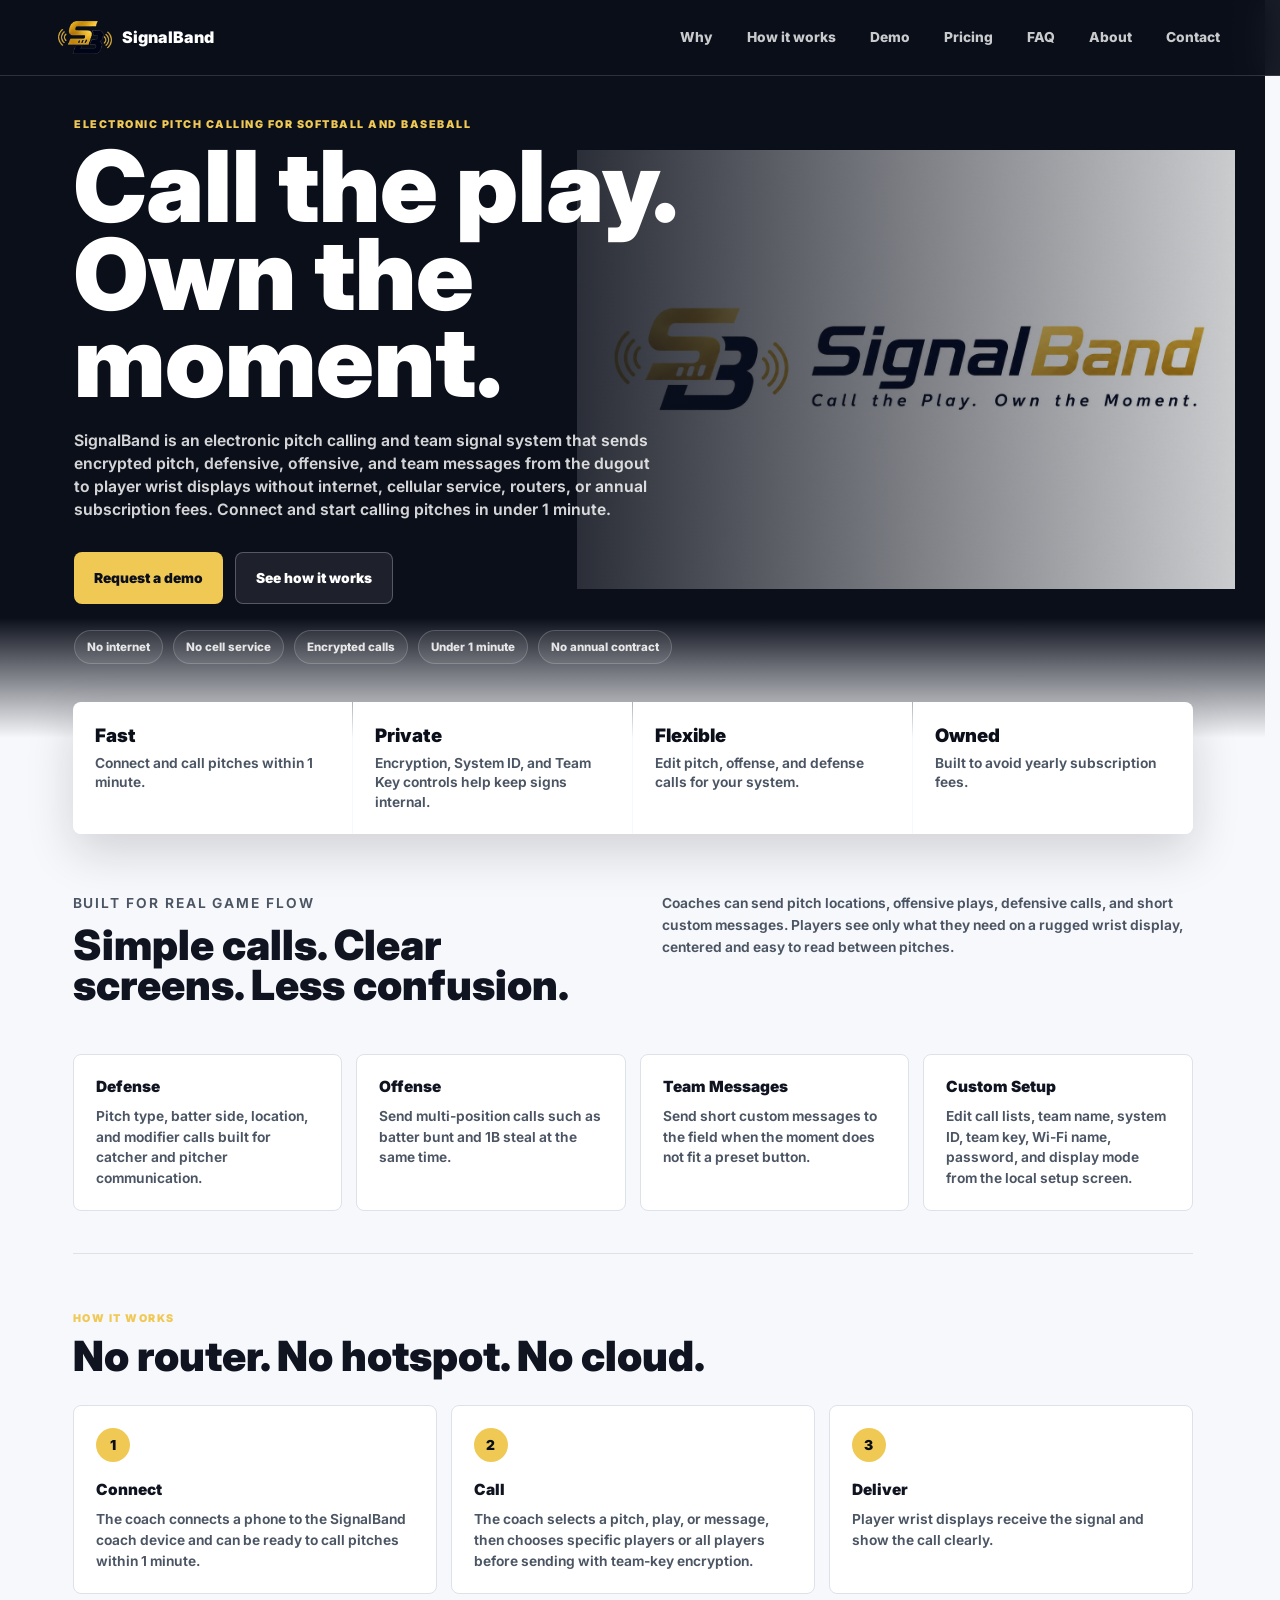
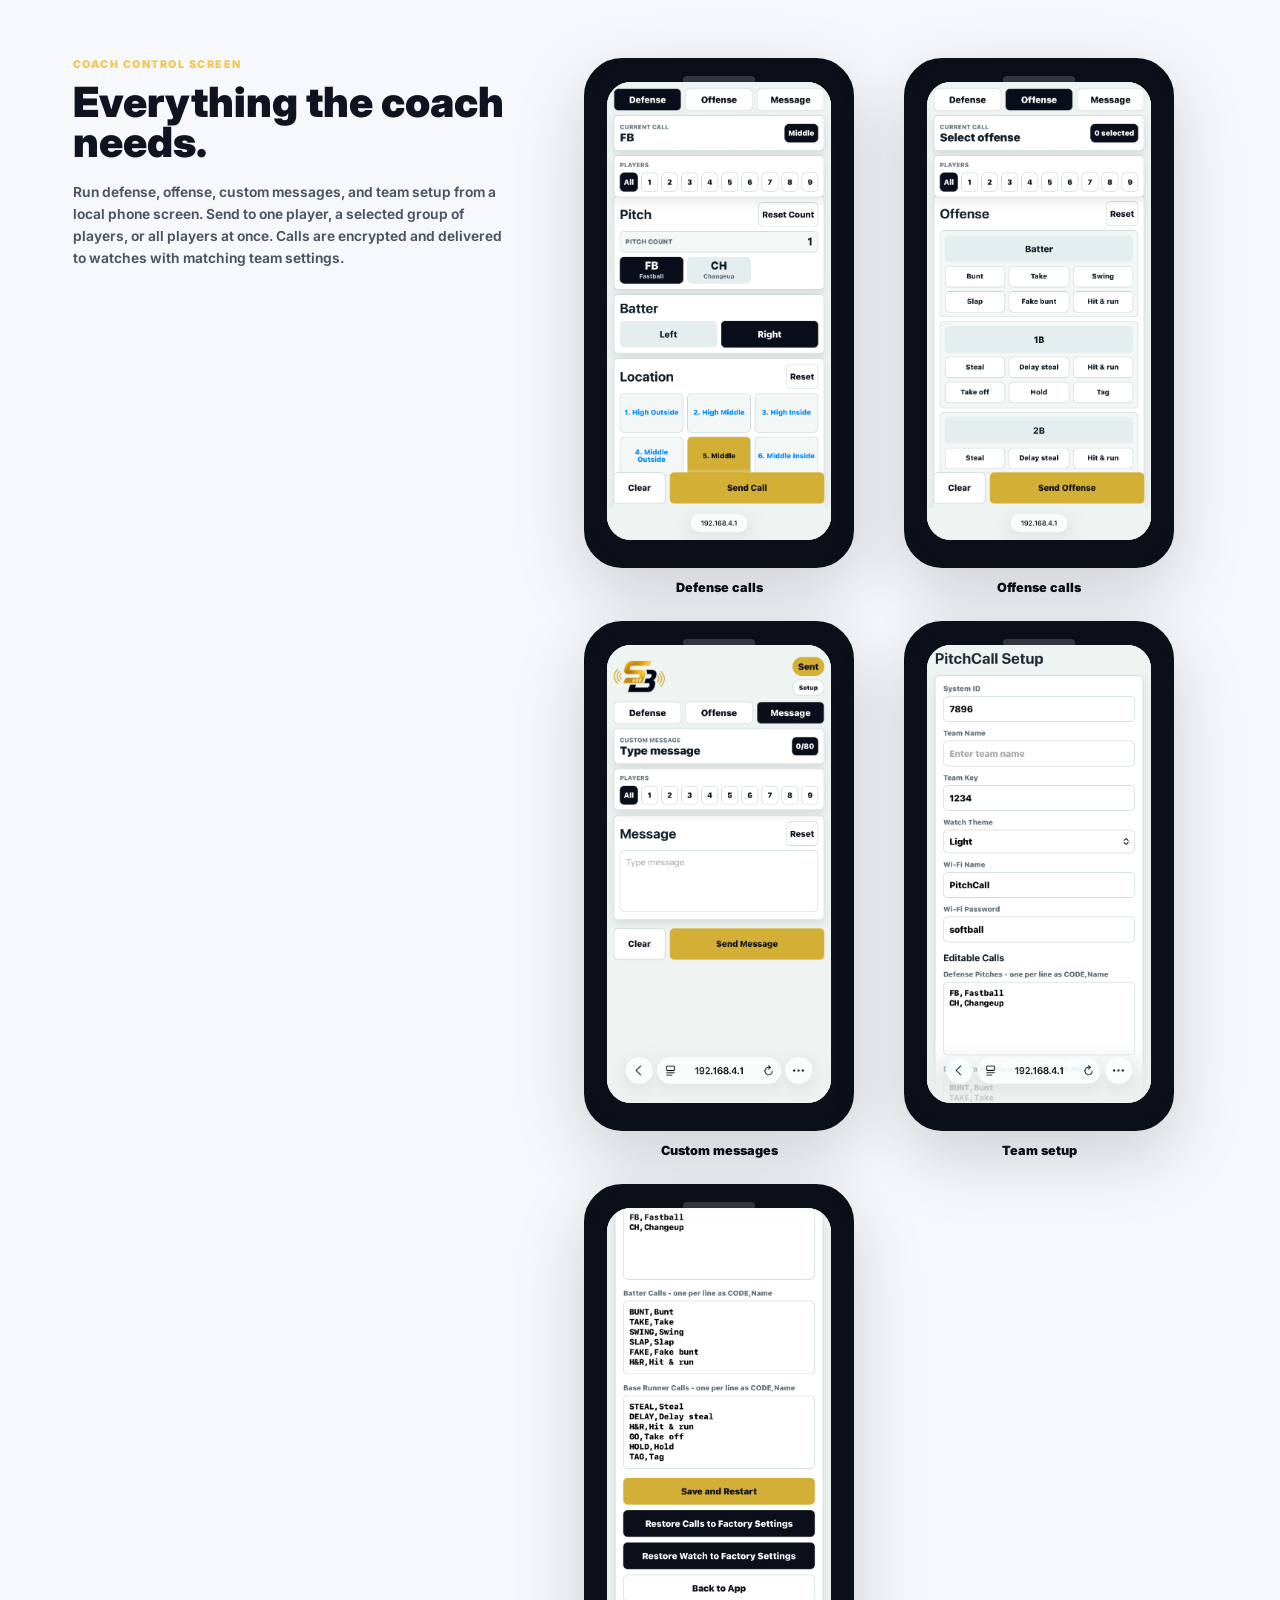
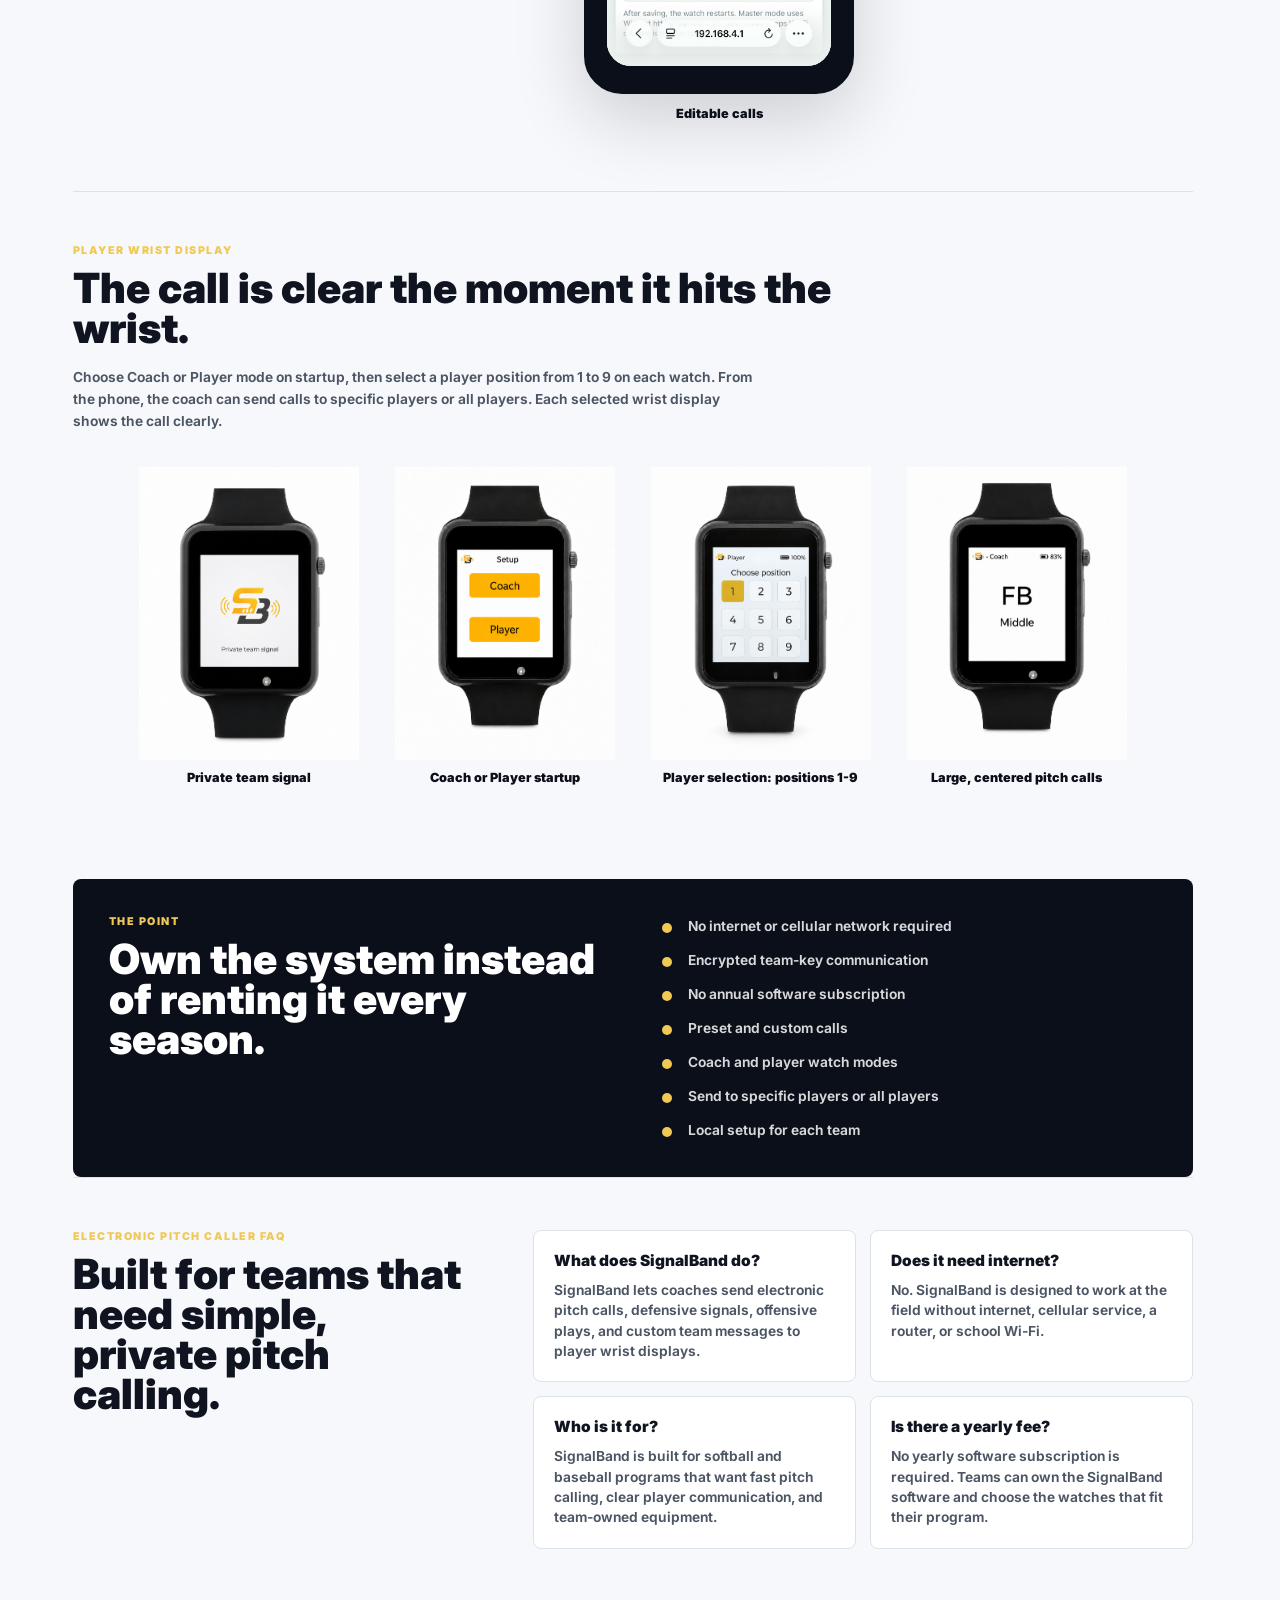
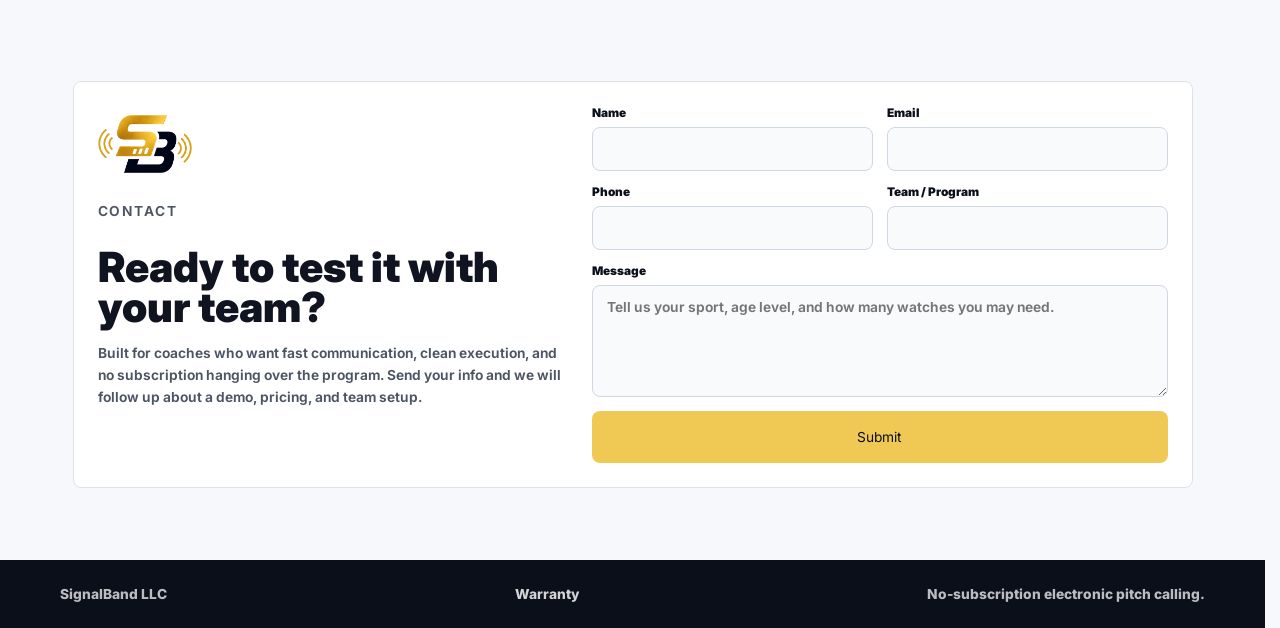
<file: index.html>
<!doctype html>
<html lang="en">
<head>
  <meta charset="utf-8">
  <meta name="viewport" content="width=device-width, initial-scale=1">
  <title>Electronic Pitch Calling System for Softball & Baseball | SignalBand</title>
  <meta name="description" content="SignalBand is an electronic pitch calling and team signal system for softball and baseball. Send encrypted calls to player wrist displays with no internet, cellular service, router, or yearly subscription.">
  <meta name="robots" content="index, follow">
  <meta name="author" content="SignalBand LLC">
  <link rel="canonical" href="https://signalbandllc.com/">
  <link rel="icon" href="sb-mark-web.png">
  <meta property="og:type" content="website">
  <meta property="og:site_name" content="SignalBand">
  <meta property="og:title" content="SignalBand Electronic Pitch Calling System">
  <meta property="og:description" content="Encrypted softball and baseball pitch calling from a coach phone to player wrist displays. No field internet, cellular service, router, or yearly subscription.">
  <meta property="og:url" content="https://signalbandllc.com/">
  <meta property="og:image" content="https://signalbandllc.com/sb-full-logo-motto.png">
  <meta name="twitter:card" content="summary_large_image">
  <meta name="twitter:title" content="SignalBand Electronic Pitch Calling System">
  <meta name="twitter:description" content="Private team signal calling for softball and baseball with no field internet or yearly subscription.">
  <meta name="twitter:image" content="https://signalbandllc.com/sb-full-logo-motto.png">
  <link rel="preconnect" href="https://fonts.googleapis.com">
  <link rel="preconnect" href="https://fonts.gstatic.com" crossorigin>
  <link href="https://fonts.googleapis.com/css2?family=Inter:wght@500;650;800;900&display=swap" rel="stylesheet">
  <link rel="stylesheet" href="styles.css?v=home-2">
  <script type="application/ld+json">
  {
    "@context": "https://schema.org",
    "@type": "Organization",
    "name": "SignalBand LLC",
    "url": "https://signalbandllc.com/",
    "logo": "https://signalbandllc.com/sb-mark-web.png",
    "email": "jamie@signalbandllc.com",
    "sameAs": []
  }
  </script>
  <script type="application/ld+json">
  {
    "@context": "https://schema.org",
    "@type": "Product",
    "name": "SignalBand Electronic Pitch Calling System",
    "brand": {"@type": "Brand", "name": "SignalBand"},
    "category": "Sports communication system",
    "image": "https://signalbandllc.com/watch-call-screen.png",
    "description": "Electronic pitch calling and team signal system for softball and baseball teams. Coaches send encrypted pitch, offense, defense, and message calls to player wrist displays without field internet or cellular service.",
    "offers": {
      "@type": "Offer",
      "url": "https://signalbandllc.com/pricing.html",
      "priceCurrency": "USD",
      "price": "500",
      "availability": "https://schema.org/InStock"
    }
  }
  </script>
  <script type="application/ld+json">
  {
    "@context": "https://schema.org",
    "@type": "FAQPage",
    "mainEntity": [
      {
        "@type": "Question",
        "name": "What is SignalBand?",
        "acceptedAnswer": {"@type": "Answer", "text": "SignalBand is an electronic pitch calling and team signal system for softball and baseball teams. Coaches send pitch, offense, defense, and message calls to player wrist displays."}
      },
      {
        "@type": "Question",
        "name": "Does SignalBand need internet or cellular service?",
        "acceptedAnswer": {"@type": "Answer", "text": "No. SignalBand is designed for local field communication without internet, cellular service, a school Wi-Fi network, or a router."}
      },
      {
        "@type": "Question",
        "name": "Does SignalBand charge a yearly subscription?",
        "acceptedAnswer": {"@type": "Answer", "text": "SignalBand is built so teams can own the software instead of paying yearly software subscription fees."}
      },
      {
        "@type": "Question",
        "name": "How fast can a team start calling pitches?",
        "acceptedAnswer": {"@type": "Answer", "text": "Teams can connect to the SignalBand system and start calling pitches in under 1 minute."}
      }
    ]
  }
  </script>
</head>
<body>
  <header class="site-header" aria-label="SignalBand">
    <a class="brand" href="#top" aria-label="SignalBand home">
      <img src="sb-mark-web.png" alt="" aria-hidden="true">
      <span>SignalBand</span>
    </a>
        <button class="menu-toggle" type="button" aria-label="Open navigation menu" aria-expanded="false" aria-controls="main-navigation"><span class="menu-icon" aria-hidden="true">&#9776;</span></button>
    <nav id="main-navigation" aria-label="Main navigation">
      <a href="#why">Why</a>
      <a href="#works">How it works</a>
      <a href="demo.html">Demo</a>
      <a href="pricing.html">Pricing</a>
      <a href="faq.html">FAQ</a>
      <a href="about.html">About</a>
      <a href="#contact">Contact</a>
    </nav>
  </header>

  <main id="top">
    <section class="hero">
      <div class="hero-content">
        <p class="eyebrow">Electronic pitch calling for softball and baseball</p>
        <h1>Call the play.<br>Own the moment.</h1>
        <p class="hero-copy">SignalBand is an electronic pitch calling and team signal system that sends encrypted pitch, defensive, offensive, and team messages from the dugout to player wrist displays without internet, cellular service, routers, or annual subscription fees. Connect and start calling pitches in under 1 minute.</p>
        <div class="hero-actions">
          <a class="button primary" href="#contact">Request a demo</a>
          <a class="button secondary" href="#works">See how it works</a>
        </div>
        <div class="trust-row" aria-label="Key benefits">
          <span>No internet</span>
          <span>No cell service</span>
          <span>Encrypted calls</span>
          <span>Under 1 minute</span>
          <span>No annual contract</span>
        </div>
      </div>
    </section>

    <section class="proof-strip" id="why">
      <article>
        <strong>Fast</strong>
        <span>Connect and call pitches within 1 minute.</span>
      </article>
      <article>
        <strong>Private</strong>
        <span>Encryption, System ID, and Team Key controls help keep signs internal.</span>
      </article>
      <article>
        <strong>Flexible</strong>
        <span>Edit pitch, offense, and defense calls for your system.</span>
      </article>
      <article>
        <strong>Owned</strong>
        <span>Built to avoid yearly subscription fees.</span>
      </article>
    </section>

    <section class="section split">
      <div>
        <p class="eyebrow">Built for real game flow</p>
        <h2>Simple calls. Clear screens. Less confusion.</h2>
      </div>
      <p>Coaches can send pitch locations, offensive plays, defensive calls, and short custom messages. Players see only what they need on a rugged wrist display, centered and easy to read between pitches.</p>
    </section>

    <section class="feature-grid" aria-label="SignalBand features">
      <article>
        <h3>Defense</h3>
        <p>Pitch type, batter side, location, and modifier calls built for catcher and pitcher communication.</p>
      </article>
      <article>
        <h3>Offense</h3>
        <p>Send multi-position calls such as batter bunt and 1B steal at the same time.</p>
      </article>
      <article>
        <h3>Team Messages</h3>
        <p>Send short custom messages to the field when the moment does not fit a preset button.</p>
      </article>
      <article>
        <h3>Custom Setup</h3>
        <p>Edit call lists, team name, system ID, team key, Wi-Fi name, password, and display mode from the local setup screen.</p>
      </article>
    </section>

    <section class="section how" id="works">
      <div>
        <p class="eyebrow">How it works</p>
        <h2>No router. No hotspot. No cloud.</h2>
      </div>
      <div class="steps">
        <article>
          <span>1</span>
          <h3>Connect</h3>
          <p>The coach connects a phone to the SignalBand coach device and can be ready to call pitches within 1 minute.</p>
        </article>
        <article>
          <span>2</span>
          <h3>Call</h3>
          <p>The coach selects a pitch, play, or message, then chooses specific players or all players before sending with team-key encryption.</p>
        </article>
        <article>
          <span>3</span>
          <h3>Deliver</h3>
          <p>Player wrist displays receive the signal and show the call clearly.</p>
        </article>
      </div>
    </section>

    <section class="app-showcase" aria-label="SignalBand coach control screens">
      <div class="app-showcase-copy">
        <p class="eyebrow">Coach control screen</p>
        <h2>Everything the coach needs.</h2>
        <p>Run defense, offense, custom messages, and team setup from a local phone screen. Send to one player, a selected group of players, or all players at once. Calls are encrypted and delivered to watches with matching team settings.</p>
      </div>
      <div class="phone-grid">
        <figure>
          <div class="phone-shell">
            <span class="phone-speaker" aria-hidden="true"></span>
            <div class="phone-screen"><img src="app-defense.png" alt="SignalBand electronic pitch calling defense screen with pitch and location controls"></div>
          </div>
          <figcaption>Defense calls</figcaption>
        </figure>
        <figure>
          <div class="phone-shell">
            <span class="phone-speaker" aria-hidden="true"></span>
            <div class="phone-screen"><img src="app-offense.png" alt="SignalBand offense signal calling screen with batter and base runner controls"></div>
          </div>
          <figcaption>Offense calls</figcaption>
        </figure>
        <figure>
          <div class="phone-shell">
            <span class="phone-speaker" aria-hidden="true"></span>
            <div class="phone-screen"><img src="app-message.png" alt="SignalBand team message screen for sending a custom message to watches"></div>
          </div>
          <figcaption>Custom messages</figcaption>
        </figure>
        <figure>
          <div class="phone-shell">
            <span class="phone-speaker" aria-hidden="true"></span>
            <div class="phone-screen"><img src="app-setup.png" alt="SignalBand setup screen with system ID team key Wi-Fi name and editable calls"></div>
          </div>
          <figcaption>Team setup</figcaption>
        </figure>
        <figure>
          <div class="phone-shell">
            <span class="phone-speaker" aria-hidden="true"></span>
            <div class="phone-screen"><img src="app-setup-edit.png" alt="SignalBand editable calls setup screen with restore buttons"></div>
          </div>
          <figcaption>Editable calls</figcaption>
        </figure>
      </div>
    </section>

    <section class="watch-showcase" aria-label="SignalBand player wrist display screens">
      <div class="watch-copy">
        <p class="eyebrow">Player wrist display</p>
        <h2>The call is clear the moment it hits the wrist.</h2>
        <p>Choose Coach or Player mode on startup, then select a player position from 1 to 9 on each watch. From the phone, the coach can send calls to specific players or all players. Each selected wrist display shows the call clearly.</p>
      </div>
      <div class="watch-grid">
        <figure class="watch-card">
          <img src="watch-logo-screen.png" alt="SignalBand electronic pitch caller watch boot logo screen">
          <figcaption>Private team signal</figcaption>
        </figure>
        <figure class="watch-card">
          <img src="watch-selection-screen.png" alt="SignalBand watch setup screen showing Coach and Player buttons">
          <figcaption>Coach or Player startup</figcaption>
        </figure>
        <figure class="watch-card">
          <img src="watch-player-selection.png" alt="SignalBand watch player selection screen with positions 1 through 9 and position 1 selected" width="1086" height="1448" loading="lazy">
          <figcaption>Player selection: positions 1-9</figcaption>
        </figure>
        <figure class="watch-card">
          <img src="watch-call-screen.png" alt="SignalBand player wrist display showing FB Middle pitch call">
          <figcaption>Large, centered pitch calls</figcaption>
        </figure>
      </div>
    </section>

    <section class="comparison">
      <div>
        <p class="eyebrow">The point</p>
        <h2>Own the system instead of renting it every season.</h2>
      </div>
      <ul>
        <li>No internet or cellular network required</li>
        <li>Encrypted team-key communication</li>
        <li>No annual software subscription</li>
        <li>Preset and custom calls</li>
        <li>Coach and player watch modes</li>
        <li>Send to specific players or all players</li>
        <li>Local setup for each team</li>
      </ul>
    </section>

    <section class="seo-faq" aria-label="SignalBand electronic pitch calling questions">
      <div>
        <p class="eyebrow">Electronic pitch caller FAQ</p>
        <h2>Built for teams that need simple, private pitch calling.</h2>
      </div>
      <div class="faq-grid">
        <article>
          <h3>What does SignalBand do?</h3>
          <p>SignalBand lets coaches send electronic pitch calls, defensive signals, offensive plays, and custom team messages to player wrist displays.</p>
        </article>
        <article>
          <h3>Does it need internet?</h3>
          <p>No. SignalBand is designed to work at the field without internet, cellular service, a router, or school Wi-Fi.</p>
        </article>
        <article>
          <h3>Who is it for?</h3>
          <p>SignalBand is built for softball and baseball programs that want fast pitch calling, clear player communication, and team-owned equipment.</p>
        </article>
        <article>
          <h3>Is there a yearly fee?</h3>
          <p>No yearly software subscription is required. Teams can own the SignalBand software and choose the watches that fit their program.</p>
        </article>
      </div>
    </section>
    <section class="cta contact-panel" id="contact">
      <div class="contact-copy">
        <img src="sb-mark-web.png" alt="" aria-hidden="true">
        <p class="eyebrow">Contact</p>
        <h2>Ready to test it with your team?</h2>
        <p>Built for coaches who want fast communication, clean execution, and no subscription hanging over the program. Send your info and we will follow up about a demo, pricing, and team setup.</p>
      </div>
      <form class="contact-form" action="https://formsubmit.co/jamie@signalbandllc.com" method="POST">
        <input type="hidden" name="_subject" value="New SignalBand demo request">
        <input type="hidden" name="_template" value="table">
        <input type="hidden" name="_captcha" value="false">
        <input type="text" name="_honey" class="honeypot" hidden style="display:none" aria-hidden="true" tabindex="-1" autocomplete="off">

        <label>
          <span>Name</span>
          <input type="text" name="name" autocomplete="name" required>
        </label>
        <label>
          <span>Email</span>
          <input type="email" name="email" autocomplete="email" required>
        </label>
        <label>
          <span>Phone</span>
          <input type="tel" name="phone" autocomplete="tel" required>
        </label>
        <label>
          <span>Team / Program</span>
          <input type="text" name="team">
        </label>
        <label class="full">
          <span>Message</span>
          <textarea name="message" rows="4" placeholder="Tell us your sport, age level, and how many watches you may need."></textarea>
        </label>
        <button class="button primary" type="submit">Submit</button>
      </form>
    </section>
  </main>

  <footer>
    <span>SignalBand LLC</span>
    <span class="footer-links"><a href="warranty.html">Warranty</a></span>
    <span>No-subscription electronic pitch calling.</span>
  </footer>
  <script id="mobile-menu-script">
    document.addEventListener("DOMContentLoaded", function () {
      var header = document.querySelector(".site-header");
      var button = document.querySelector(".menu-toggle");
      var nav = document.querySelector("#main-navigation");
      if (!header || !button || !nav) return;

      function setOpen(isOpen) {
        header.classList.toggle("nav-open", isOpen);
        button.setAttribute("aria-expanded", isOpen ? "true" : "false");
        button.setAttribute("aria-label", isOpen ? "Close navigation menu" : "Open navigation menu");
      }

      button.addEventListener("click", function () {
        setOpen(!header.classList.contains("nav-open"));
      });

      nav.querySelectorAll("a").forEach(function (link) {
        link.addEventListener("click", function () {
          setOpen(false);
        });
      });
    });
  </script></body>
</html>
</file>
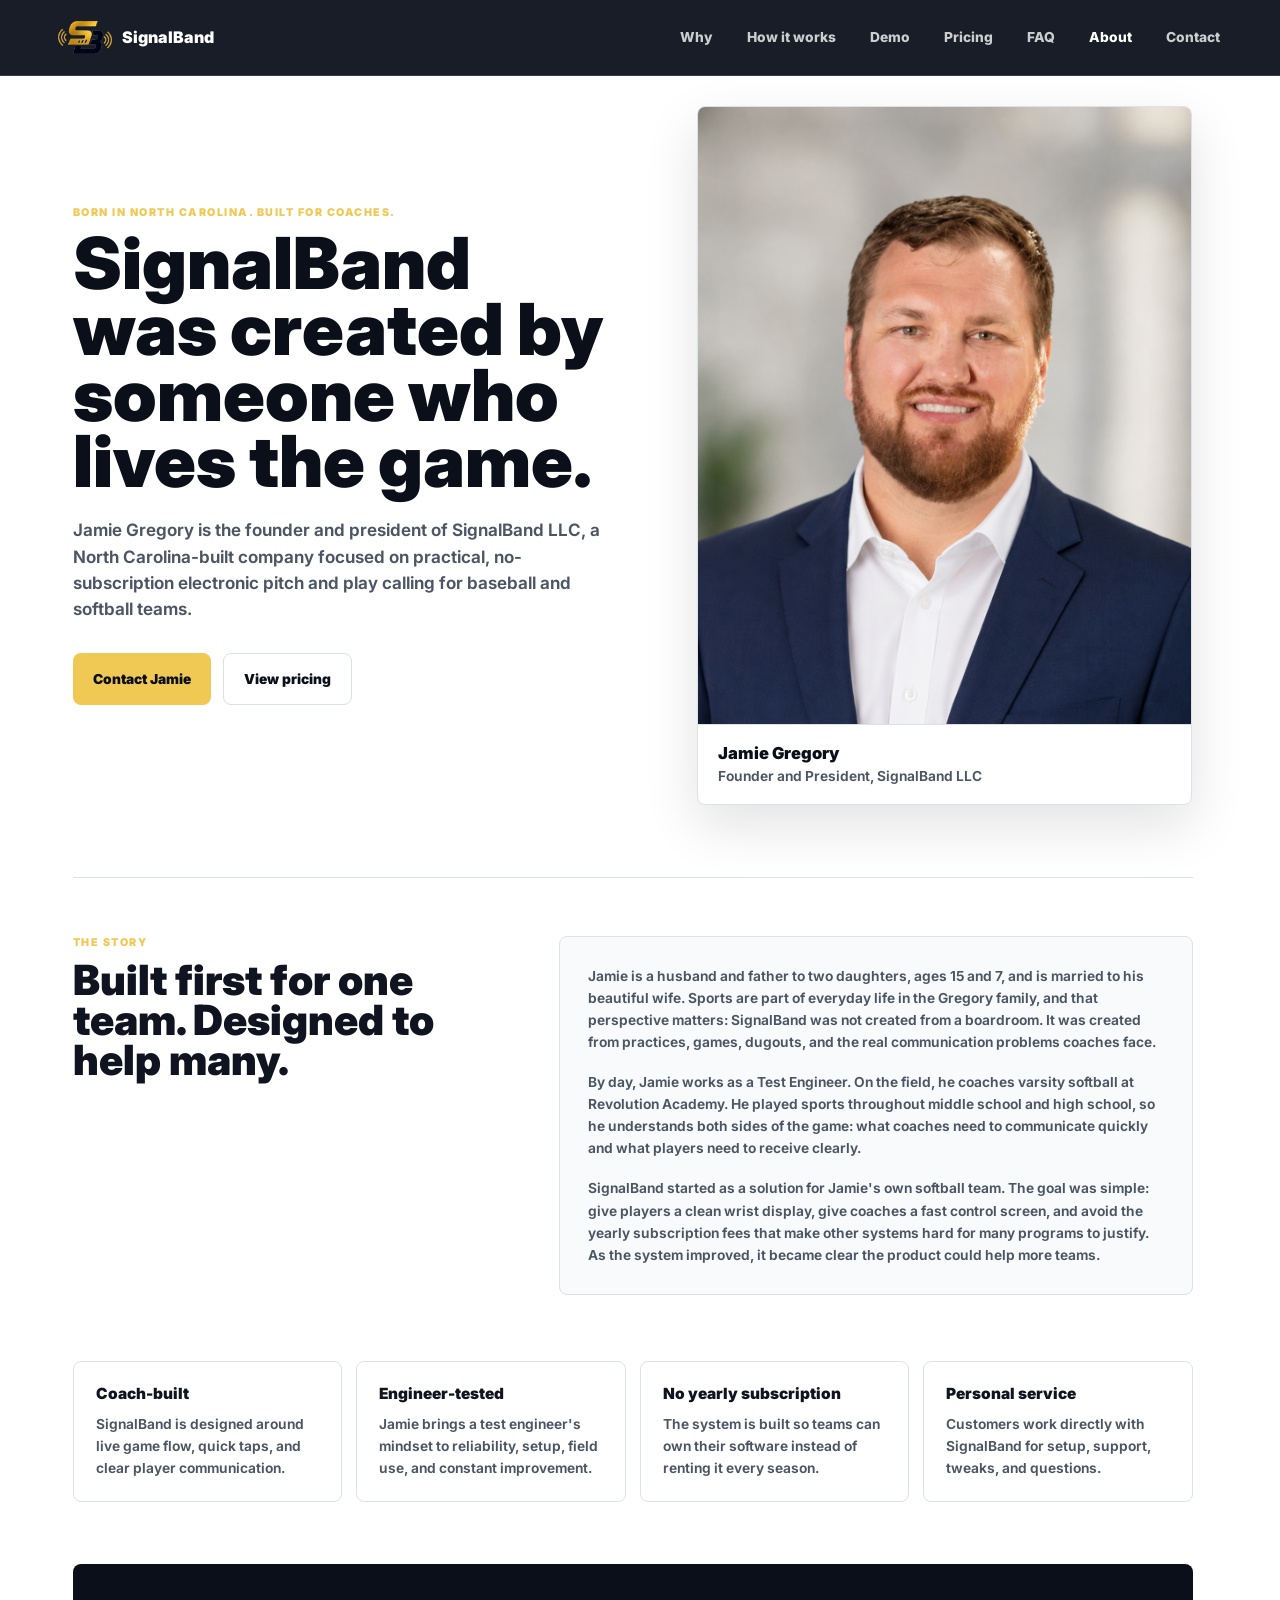
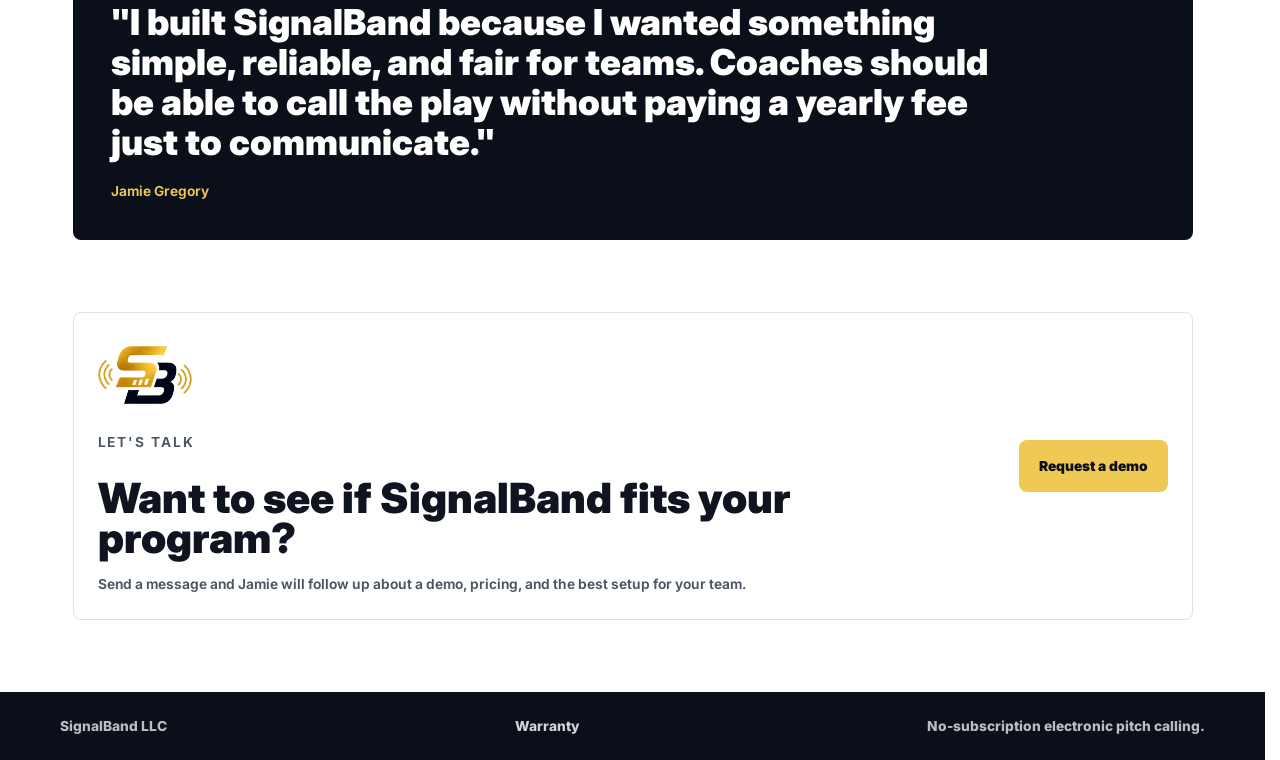
<file: about.html>
<!doctype html>
<html lang="en">
<head>
  <meta charset="utf-8">
  <meta name="viewport" content="width=device-width, initial-scale=1">
  <title>About SignalBand | Jamie Gregory, Founder and President</title>
  <meta name="description" content="Meet Jamie Gregory, founder and president of SignalBand LLC. Born and raised in North Carolina, Jamie is a test engineer, varsity softball coach, husband, father, and lifelong sports competitor building no-subscription electronic pitch calling for baseball and softball teams.">
  <meta name="robots" content="index, follow">
  <meta name="author" content="SignalBand LLC">
  <link rel="canonical" href="https://signalbandllc.com/about.html">
  <link rel="icon" href="sb-mark-web.png">
  <meta property="og:type" content="profile">
  <meta property="og:site_name" content="SignalBand">
  <meta property="og:title" content="About SignalBand | Jamie Gregory">
  <meta property="og:description" content="SignalBand was created by Jamie Gregory, a North Carolina test engineer and varsity softball coach, to give teams a clear no-subscription pitch calling system.">
  <meta property="og:url" content="https://signalbandllc.com/about.html">
  <meta property="og:image" content="https://signalbandllc.com/jamie-gregory-headshot.png">
  <meta name="twitter:card" content="summary_large_image">
  <meta name="twitter:title" content="About SignalBand | Jamie Gregory">
  <meta name="twitter:description" content="A North Carolina-built electronic pitch calling system created by a coach, engineer, husband, and father.">
  <meta name="twitter:image" content="https://signalbandllc.com/jamie-gregory-headshot.png">
  <link rel="preconnect" href="https://fonts.googleapis.com">
  <link rel="preconnect" href="https://fonts.gstatic.com" crossorigin>
  <link href="https://fonts.googleapis.com/css2?family=Inter:wght@500;650;800;900&display=swap" rel="stylesheet">
  <link rel="stylesheet" href="styles.css?v=demo-1">
  <script type="application/ld+json">
  {
    "@context": "https://schema.org",
    "@type": "AboutPage",
    "name": "About SignalBand",
    "url": "https://signalbandllc.com/about.html",
    "description": "About Jamie Gregory, founder and president of SignalBand LLC.",
    "mainEntity": {
      "@type": "Person",
      "name": "Jamie Gregory",
      "jobTitle": "Founder and President",
      "worksFor": {
        "@type": "Organization",
        "name": "SignalBand LLC",
        "url": "https://signalbandllc.com/"
      },
      "email": "jamie@signalbandllc.com",
      "image": "https://signalbandllc.com/jamie-gregory-headshot.png",
      "address": {
        "@type": "PostalAddress",
        "addressRegion": "NC",
        "addressCountry": "US"
      }
    }
  }
  </script>
</head>
<body class="about-page">
  <header class="site-header" aria-label="SignalBand">
    <a class="brand" href="index.html" aria-label="SignalBand home">
      <img src="sb-mark-web.png" alt="" aria-hidden="true">
      <span>SignalBand</span>
    </a>
    <button class="menu-toggle" type="button" aria-label="Open navigation menu" aria-expanded="false" aria-controls="main-navigation"><span class="menu-icon" aria-hidden="true">&#9776;</span></button>
    <nav id="main-navigation" aria-label="Main navigation">
      <a href="index.html#why">Why</a>
      <a href="index.html#works">How it works</a>
      <a href="demo.html">Demo</a>
      <a href="pricing.html">Pricing</a>
      <a href="faq.html">FAQ</a>
      <a href="about.html" aria-current="page">About</a>
      <a href="index.html#contact">Contact</a>
    </nav>
  </header>

  <main>
    <section class="about-hero">
      <div class="about-copy">
        <p class="eyebrow">Born in North Carolina. Built for coaches.</p>
        <h1>SignalBand was created by someone who lives the game.</h1>
        <p>Jamie Gregory is the founder and president of SignalBand LLC, a North Carolina-built company focused on practical, no-subscription electronic pitch and play calling for baseball and softball teams.</p>
        <div class="hero-actions">
          <a class="button primary" href="index.html#contact">Contact Jamie</a>
          <a class="button secondary light" href="pricing.html">View pricing</a>
        </div>
      </div>
      <figure class="about-headshot">
        <img src="jamie-gregory-headshot.png" alt="Jamie Gregory, founder and president of SignalBand LLC">
        <figcaption>
          <strong>Jamie Gregory</strong>
          <span>Founder and President, SignalBand LLC</span>
        </figcaption>
      </figure>
    </section>

    <section class="about-story">
      <div>
        <p class="eyebrow">The story</p>
        <h2>Built first for one team. Designed to help many.</h2>
      </div>
      <div class="story-panel">
        <p>Jamie is a husband and father to two daughters, ages 15 and 7, and is married to his beautiful wife. Sports are part of everyday life in the Gregory family, and that perspective matters: SignalBand was not created from a boardroom. It was created from practices, games, dugouts, and the real communication problems coaches face.</p>
        <p>By day, Jamie works as a Test Engineer. On the field, he coaches varsity softball at Revolution Academy. He played sports throughout middle school and high school, so he understands both sides of the game: what coaches need to communicate quickly and what players need to receive clearly.</p>
        <p>SignalBand started as a solution for Jamie's own softball team. The goal was simple: give players a clean wrist display, give coaches a fast control screen, and avoid the yearly subscription fees that make other systems hard for many programs to justify. As the system improved, it became clear the product could help more teams.</p>
      </div>
    </section>

    <section class="about-values" aria-label="SignalBand values">
      <article>
        <h3>Coach-built</h3>
        <p>SignalBand is designed around live game flow, quick taps, and clear player communication.</p>
      </article>
      <article>
        <h3>Engineer-tested</h3>
        <p>Jamie brings a test engineer's mindset to reliability, setup, field use, and constant improvement.</p>
      </article>
      <article>
        <h3>No yearly subscription</h3>
        <p>The system is built so teams can own their software instead of renting it every season.</p>
      </article>
      <article>
        <h3>Personal service</h3>
        <p>Customers work directly with SignalBand for setup, support, tweaks, and questions.</p>
      </article>
    </section>

    <section class="about-quote">
      <p>"I built SignalBand because I wanted something simple, reliable, and fair for teams. Coaches should be able to call the play without paying a yearly fee just to communicate."</p>
      <span>Jamie Gregory</span>
    </section>

    <section class="cta about-cta">
      <div class="contact-copy">
        <img src="sb-mark-web.png" alt="" aria-hidden="true">
        <p class="eyebrow">Let's talk</p>
        <h2>Want to see if SignalBand fits your program?</h2>
        <p>Send a message and Jamie will follow up about a demo, pricing, and the best setup for your team.</p>
      </div>
      <a class="button primary" href="index.html#contact">Request a demo</a>
    </section>
  </main>

  <footer>
    <span>SignalBand LLC</span>
    <span class="footer-links"><a href="warranty.html">Warranty</a></span>
    <span>No-subscription electronic pitch calling.</span>
  </footer>
  <script id="mobile-menu-script">
    document.addEventListener("DOMContentLoaded", function () {
      var header = document.querySelector(".site-header");
      var button = document.querySelector(".menu-toggle");
      var nav = document.querySelector("#main-navigation");
      if (!header || !button || !nav) return;

      function setOpen(isOpen) {
        header.classList.toggle("nav-open", isOpen);
        button.setAttribute("aria-expanded", isOpen ? "true" : "false");
        button.setAttribute("aria-label", isOpen ? "Close navigation menu" : "Open navigation menu");
      }

      button.addEventListener("click", function () {
        setOpen(!header.classList.contains("nav-open"));
      });

      nav.querySelectorAll("a").forEach(function (link) {
        link.addEventListener("click", function () {
          setOpen(false);
        });
      });
    });
  </script>
</body>
</html>
</file>
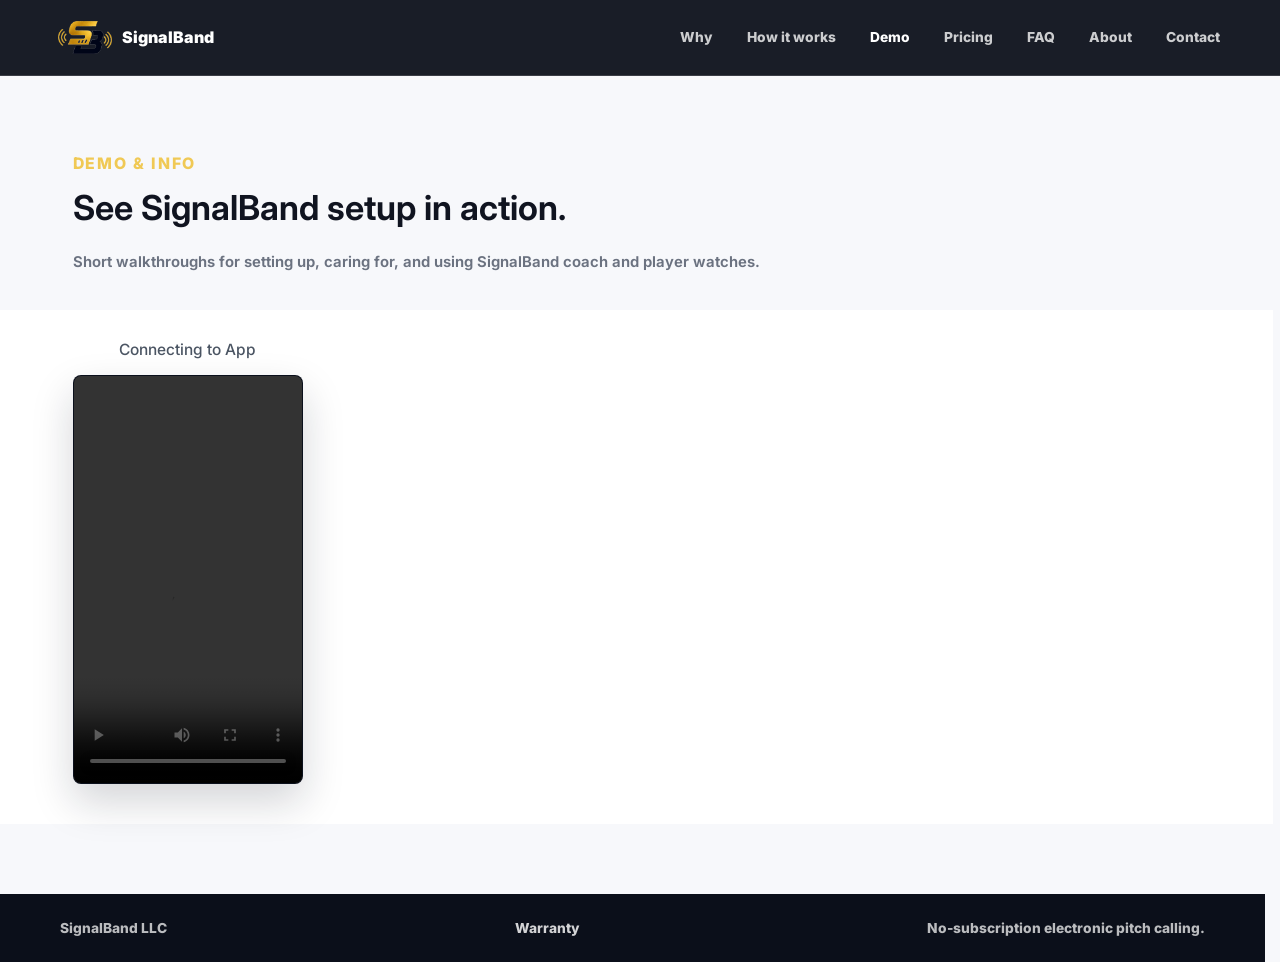
<file: demo.html>
<!doctype html>
<html lang="en">
<head>
  <meta charset="utf-8">
  <meta name="viewport" content="width=device-width, initial-scale=1">
  <title>SignalBand Demo & Info | Connecting to App</title>
  <meta name="description" content="Watch the SignalBand walkthrough for connecting your phone to the Coach watch and web app.">
  <meta name="robots" content="index, follow">
  <meta name="author" content="SignalBand LLC">
  <link rel="canonical" href="https://signalbandllc.com/demo.html">
  <link rel="icon" href="sb-mark-web.png">
  <meta property="og:type" content="website">
  <meta property="og:site_name" content="SignalBand">
  <meta property="og:title" content="SignalBand Demo & Info">
  <meta property="og:description" content="Learn how to connect your phone to the SignalBand Coach watch and web app.">
  <meta property="og:url" content="https://signalbandllc.com/demo.html">
  <meta name="twitter:card" content="summary_large_image">
  <meta name="twitter:title" content="SignalBand Demo & Info">
  <meta name="twitter:description" content="Learn how to connect your phone to the SignalBand Coach watch and web app.">
  <link rel="preconnect" href="https://fonts.googleapis.com">
  <link rel="preconnect" href="https://fonts.gstatic.com" crossorigin>
  <link href="https://fonts.googleapis.com/css2?family=Inter:wght@500;650;800;900&display=swap" rel="stylesheet">
  <link rel="stylesheet" href="styles.css?v=demo-6">
</head>
<body class="demo-page">
  <header class="site-header" aria-label="SignalBand">
    <a class="brand" href="index.html" aria-label="SignalBand home">
      <img src="sb-mark-web.png" alt="" aria-hidden="true">
      <span>SignalBand</span>
    </a>
    <button class="menu-toggle" type="button" aria-label="Open navigation menu" aria-expanded="false" aria-controls="main-navigation"><span class="menu-icon" aria-hidden="true">&#9776;</span></button>
    <nav id="main-navigation" aria-label="Main navigation">
      <a href="index.html#why">Why</a>
      <a href="index.html#works">How it works</a>
      <a href="demo.html" aria-current="page">Demo</a>
      <a href="pricing.html">Pricing</a>
      <a href="faq.html">FAQ</a>
      <a href="about.html">About</a>
      <a href="index.html#contact">Contact</a>
    </nav>
  </header>

  <main>
    <section class="demo-hero">
      <div>
        <p class="eyebrow">Demo & Info</p>
        <h1>See SignalBand setup in action.</h1>
        <p>Short walkthroughs for setting up, caring for, and using SignalBand coach and player watches.</p>
      </div>
    </section>

    <section class="demo-library" aria-label="SignalBand demo videos">
      <article class="demo-video-card">
        <div class="demo-video-copy">
          <h2>Connecting to App</h2>
        </div>
        <div class="demo-video-frame">
          <video controls preload="metadata" playsinline>
            <source src="videos/connecting-to-web-app.mp4" type="video/mp4">
            Your browser does not support the video tag.
          </video>
        </div>
      </article>
    </section>
  </main>

  <footer>
    <span>SignalBand LLC</span>
    <span class="footer-links"><a href="warranty.html">Warranty</a></span>
    <span>No-subscription electronic pitch calling.</span>
  </footer>
  <script id="mobile-menu-script">
    document.addEventListener("DOMContentLoaded", function () {
      var header = document.querySelector(".site-header");
      var button = document.querySelector(".menu-toggle");
      var nav = document.querySelector("#main-navigation");
      if (!header || !button || !nav) return;

      function setOpen(isOpen) {
        header.classList.toggle("nav-open", isOpen);
        button.setAttribute("aria-expanded", isOpen ? "true" : "false");
        button.setAttribute("aria-label", isOpen ? "Close navigation menu" : "Open navigation menu");
      }

      button.addEventListener("click", function () {
        setOpen(!header.classList.contains("nav-open"));
      });

      nav.querySelectorAll("a").forEach(function (link) {
        link.addEventListener("click", function () {
          setOpen(false);
        });
      });
    });
  </script>
</body>
</html>
</file>
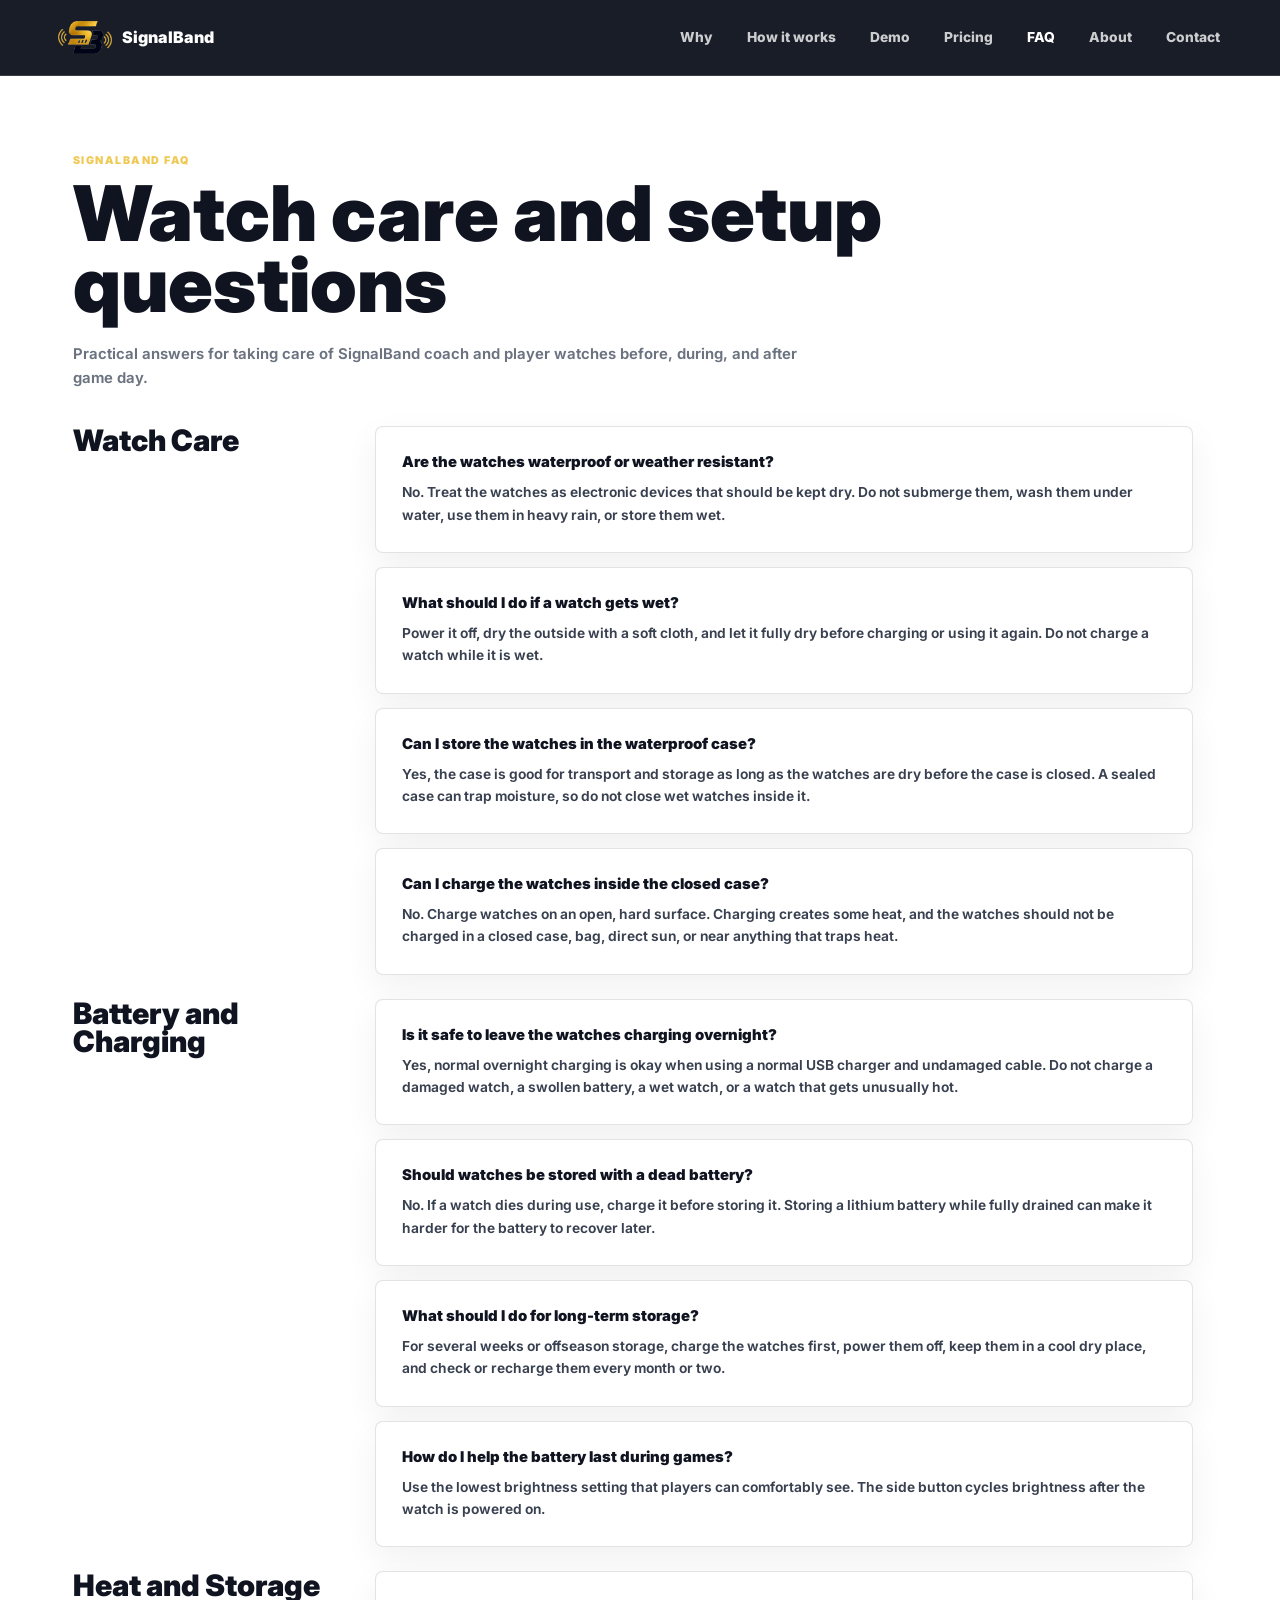
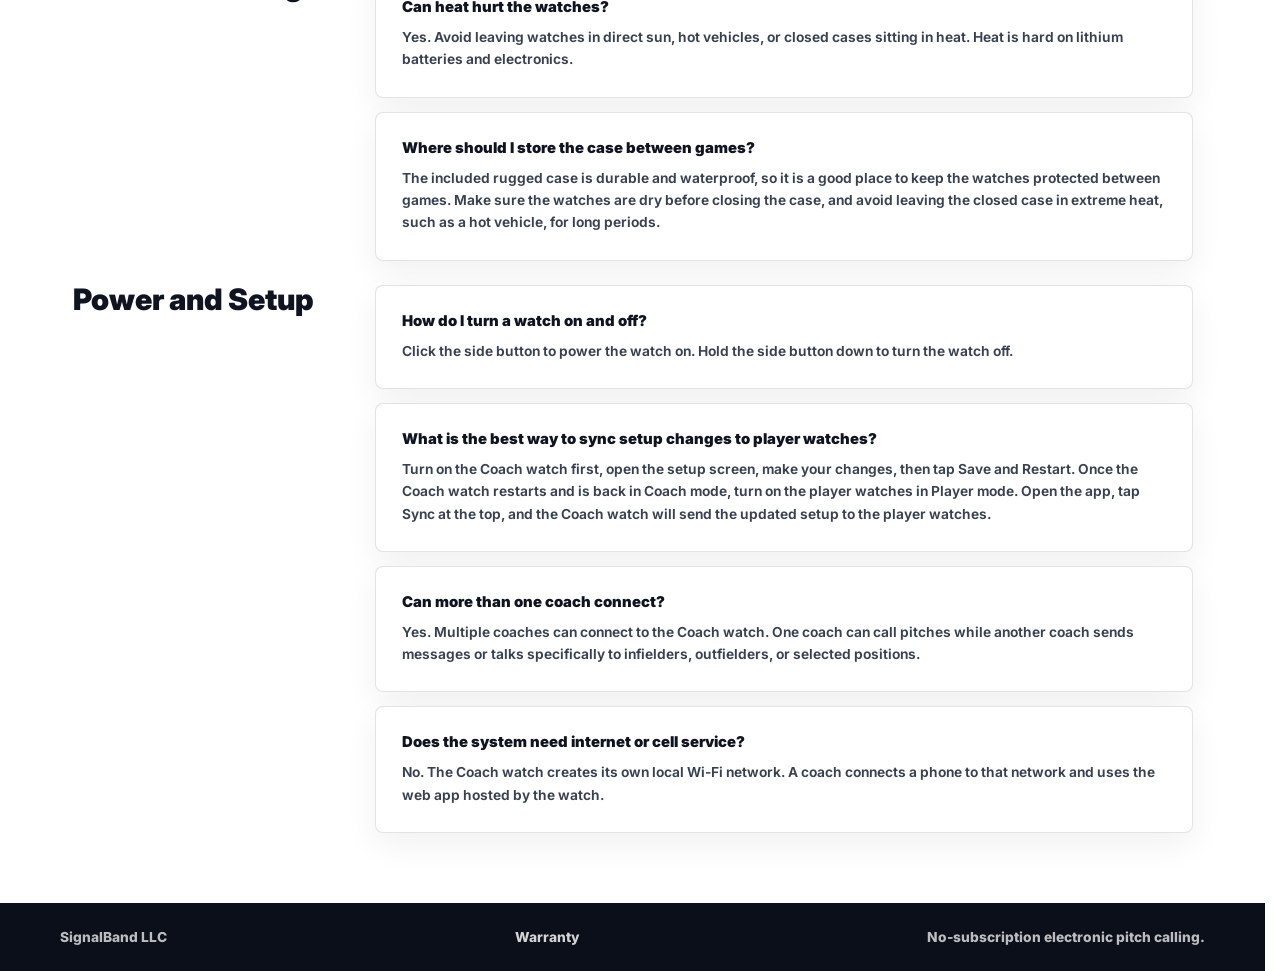
<file: faq.html>
<!doctype html>
<html lang="en">
<head>
  <meta charset="utf-8">
  <meta name="viewport" content="width=device-width, initial-scale=1">
  <title>SignalBand FAQ | Watch Care, Battery, Charging, and Setup</title>
  <meta name="description" content="Frequently asked questions about SignalBand coach and player watches, including water exposure, battery storage, charging, heat, brightness, and setup best practices.">
  <meta name="robots" content="index, follow">
  <meta name="author" content="SignalBand LLC">
  <link rel="canonical" href="https://signalbandllc.com/faq.html">
  <link rel="icon" href="sb-mark-web.png">
  <meta property="og:type" content="website">
  <meta property="og:site_name" content="SignalBand">
  <meta property="og:title" content="SignalBand FAQ">
  <meta property="og:description" content="Watch care, battery, charging, storage, and setup questions for SignalBand coach and player watches.">
  <meta property="og:url" content="https://signalbandllc.com/faq.html">
  <meta property="og:image" content="https://signalbandllc.com/sb-full-logo-motto.png">
  <meta name="twitter:card" content="summary_large_image">
  <meta name="twitter:title" content="SignalBand FAQ">
  <meta name="twitter:description" content="Watch care, battery, charging, storage, and setup questions for SignalBand coach and player watches.">
  <meta name="twitter:image" content="https://signalbandllc.com/sb-full-logo-motto.png">
  <link rel="preconnect" href="https://fonts.googleapis.com">
  <link rel="preconnect" href="https://fonts.gstatic.com" crossorigin>
  <link href="https://fonts.googleapis.com/css2?family=Inter:wght@500;650;800;900&display=swap" rel="stylesheet">
  <link rel="stylesheet" href="styles.css?v=demo-1">
</head>
<body class="faq-page">
  <header class="site-header" aria-label="SignalBand">
    <a class="brand" href="index.html" aria-label="SignalBand home">
      <img src="sb-mark-web.png" alt="" aria-hidden="true">
      <span>SignalBand</span>
    </a>
    <button class="menu-toggle" type="button" aria-label="Open navigation menu" aria-expanded="false" aria-controls="main-navigation"><span class="menu-icon" aria-hidden="true">&#9776;</span></button>
    <nav id="main-navigation" aria-label="Main navigation">
      <a href="index.html#why">Why</a>
      <a href="index.html#works">How it works</a>
      <a href="demo.html">Demo</a>
      <a href="pricing.html">Pricing</a>
      <a href="faq.html" aria-current="page">FAQ</a>
      <a href="about.html">About</a>
      <a href="index.html#contact">Contact</a>
    </nav>
  </header>

  <main>
    <section class="faq-hero">
      <div>
        <p class="eyebrow">SignalBand FAQ</p>
        <h1>Watch care and setup questions</h1>
        <p>Practical answers for taking care of SignalBand coach and player watches before, during, and after game day.</p>
      </div>
    </section>

    <section class="faq-content" aria-label="SignalBand frequently asked questions">
      <article class="faq-group">
        <h2>Watch Care</h2>
        <div class="faq-list">
          <article class="faq-item">
            <h3>Are the watches waterproof or weather resistant?</h3>
            <p>No. Treat the watches as electronic devices that should be kept dry. Do not submerge them, wash them under water, use them in heavy rain, or store them wet.</p>
          </article>
          <article class="faq-item">
            <h3>What should I do if a watch gets wet?</h3>
            <p>Power it off, dry the outside with a soft cloth, and let it fully dry before charging or using it again. Do not charge a watch while it is wet.</p>
          </article>
          <article class="faq-item">
            <h3>Can I store the watches in the waterproof case?</h3>
            <p>Yes, the case is good for transport and storage as long as the watches are dry before the case is closed. A sealed case can trap moisture, so do not close wet watches inside it.</p>
          </article>
          <article class="faq-item">
            <h3>Can I charge the watches inside the closed case?</h3>
            <p>No. Charge watches on an open, hard surface. Charging creates some heat, and the watches should not be charged in a closed case, bag, direct sun, or near anything that traps heat.</p>
          </article>
        </div>
      </article>

      <article class="faq-group">
        <h2>Battery and Charging</h2>
        <div class="faq-list">
          <article class="faq-item">
            <h3>Is it safe to leave the watches charging overnight?</h3>
            <p>Yes, normal overnight charging is okay when using a normal USB charger and undamaged cable. Do not charge a damaged watch, a swollen battery, a wet watch, or a watch that gets unusually hot.</p>
          </article>
          <article class="faq-item">
            <h3>Should watches be stored with a dead battery?</h3>
            <p>No. If a watch dies during use, charge it before storing it. Storing a lithium battery while fully drained can make it harder for the battery to recover later.</p>
          </article>
          <article class="faq-item">
            <h3>What should I do for long-term storage?</h3>
            <p>For several weeks or offseason storage, charge the watches first, power them off, keep them in a cool dry place, and check or recharge them every month or two.</p>
          </article>

          <article class="faq-item">
            <h3>How do I help the battery last during games?</h3>
            <p>Use the lowest brightness setting that players can comfortably see. The side button cycles brightness after the watch is powered on.</p>
          </article>
        </div>
      </article>

      <article class="faq-group">
        <h2>Heat and Storage</h2>
        <div class="faq-list">
          <article class="faq-item">
            <h3>Can heat hurt the watches?</h3>
            <p>Yes. Avoid leaving watches in direct sun, hot vehicles, or closed cases sitting in heat. Heat is hard on lithium batteries and electronics.</p>
          </article>
          <article class="faq-item">
            <h3>Where should I store the case between games?</h3>
            <p>The included rugged case is durable and waterproof, so it is a good place to keep the watches protected between games. Make sure the watches are dry before closing the case, and avoid leaving the closed case in extreme heat, such as a hot vehicle, for long periods.</p>
          </article>
        </div>
      </article>

      <article class="faq-group">
        <h2>Power and Setup</h2>
        <div class="faq-list">
          <article class="faq-item">
            <h3>How do I turn a watch on and off?</h3>
            <p>Click the side button to power the watch on. Hold the side button down to turn the watch off.</p>
          </article>
          <article class="faq-item">
            <h3>What is the best way to sync setup changes to player watches?</h3>
            <p>Turn on the Coach watch first, open the setup screen, make your changes, then tap Save and Restart. Once the Coach watch restarts and is back in Coach mode, turn on the player watches in Player mode. Open the app, tap Sync at the top, and the Coach watch will send the updated setup to the player watches.</p>
          </article>
          <article class="faq-item">
            <h3>Can more than one coach connect?</h3>
            <p>Yes. Multiple coaches can connect to the Coach watch. One coach can call pitches while another coach sends messages or talks specifically to infielders, outfielders, or selected positions.</p>
          </article>
          <article class="faq-item">
            <h3>Does the system need internet or cell service?</h3>
            <p>No. The Coach watch creates its own local Wi-Fi network. A coach connects a phone to that network and uses the web app hosted by the watch.</p>
          </article>
        </div>
      </article>
    </section>
  </main>

  <footer>
    <span>SignalBand LLC</span>
    <span class="footer-links"><a href="warranty.html">Warranty</a></span>
    <span>No-subscription electronic pitch calling.</span>
  </footer>
  <script id="mobile-menu-script">
    document.addEventListener("DOMContentLoaded", function () {
      var header = document.querySelector(".site-header");
      var button = document.querySelector(".menu-toggle");
      var nav = document.querySelector("#main-navigation");
      if (!header || !button || !nav) return;

      function setOpen(isOpen) {
        header.classList.toggle("nav-open", isOpen);
        button.setAttribute("aria-expanded", isOpen ? "true" : "false");
        button.setAttribute("aria-label", isOpen ? "Close navigation menu" : "Open navigation menu");
      }

      button.addEventListener("click", function () {
        setOpen(!header.classList.contains("nav-open"));
      });

      nav.querySelectorAll("a").forEach(function (link) {
        link.addEventListener("click", function () {
          setOpen(false);
        });
      });
    });
  </script>
</body>
</html>
</file>
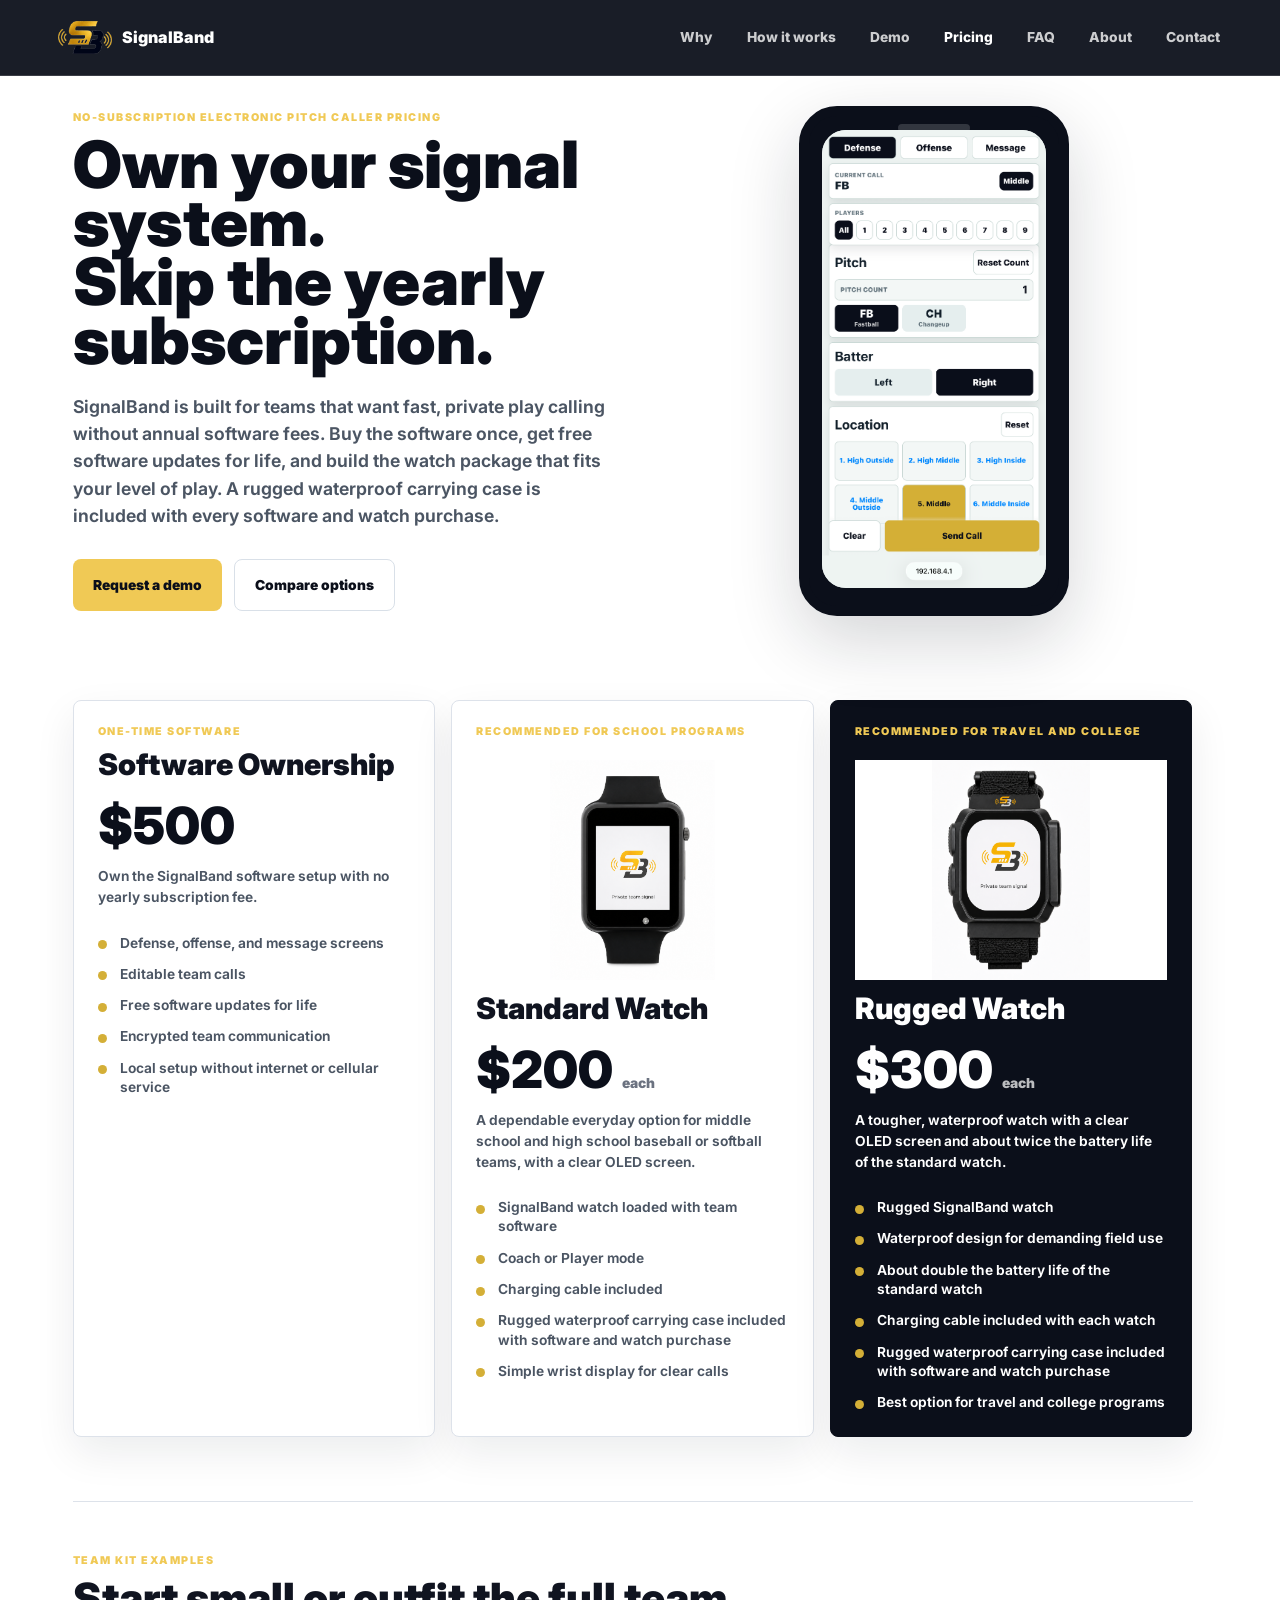
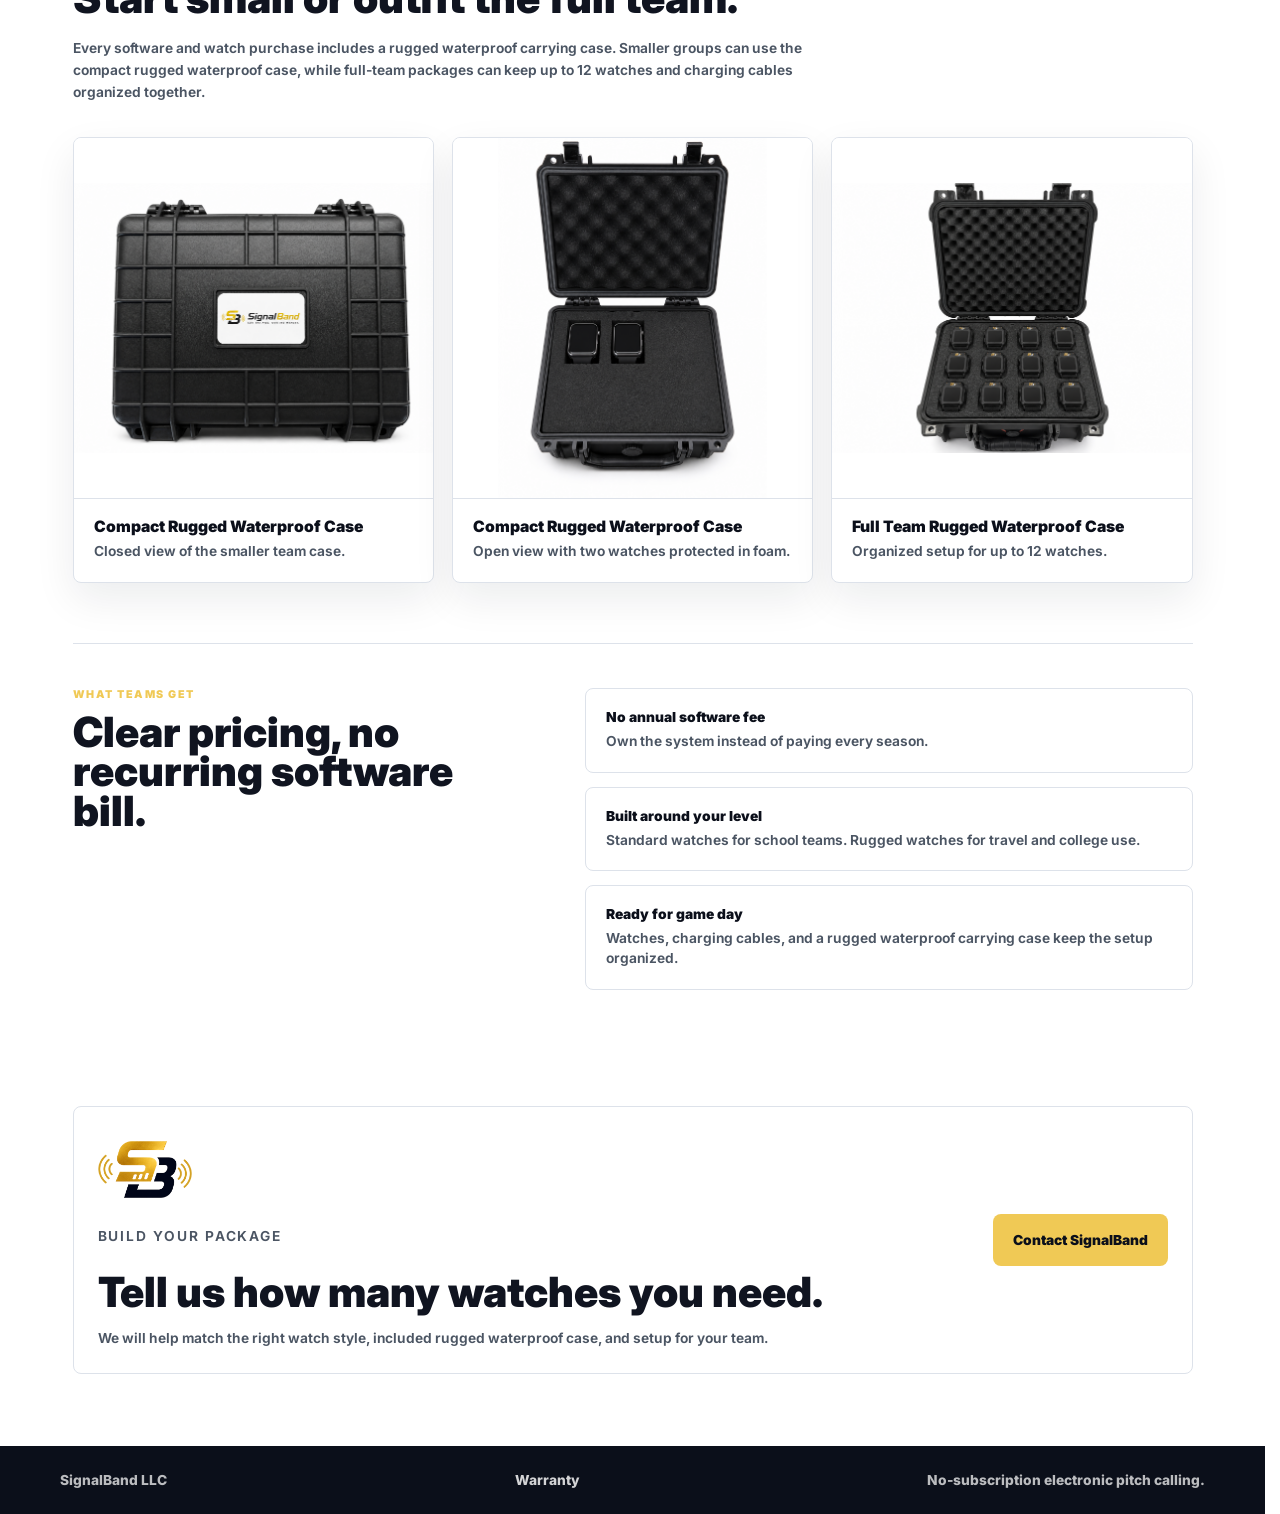
<file: pricing.html>
<!doctype html>
<html lang="en">
<head>
  <meta charset="utf-8">
  <meta name="viewport" content="width=device-width, initial-scale=1">
  <title>SignalBand Pricing | No-Subscription Electronic Pitch Callers</title>
  <meta name="description" content="SignalBand pricing for electronic pitch callers and player wrist displays. Own the software for $500 with no yearly subscription, standard watches for $200, and rugged watches for $300.">
  <meta name="robots" content="index, follow">
  <meta name="author" content="SignalBand LLC">
  <link rel="canonical" href="https://signalbandllc.com/pricing.html">
  <link rel="icon" href="sb-mark-web.png">
  <meta property="og:type" content="website">
  <meta property="og:site_name" content="SignalBand">
  <meta property="og:title" content="SignalBand Pricing | No-Subscription Electronic Pitch Calling">
  <meta property="og:description" content="Own the SignalBand software and choose standard or rugged player wrist displays. No yearly software subscription.">
  <meta property="og:url" content="https://signalbandllc.com/pricing.html">
  <meta property="og:image" content="https://signalbandllc.com/pricing-12-watch-case-polished.png">
  <meta name="twitter:card" content="summary_large_image">
  <meta name="twitter:title" content="SignalBand Pricing">
  <meta name="twitter:description" content="Electronic pitch caller pricing with no yearly software subscription.">
  <meta name="twitter:image" content="https://signalbandllc.com/pricing-12-watch-case-polished.png">
  <link rel="preconnect" href="https://fonts.googleapis.com">
  <link rel="preconnect" href="https://fonts.gstatic.com" crossorigin>
  <link href="https://fonts.googleapis.com/css2?family=Inter:wght@500;650;800;900&display=swap" rel="stylesheet">
  <link rel="stylesheet" href="styles.css?v=pricing-2">
  <script type="application/ld+json">
  {
    "@context": "https://schema.org",
    "@type": "Product",
    "name": "SignalBand Electronic Pitch Calling System",
    "brand": {"@type": "Brand", "name": "SignalBand"},
    "category": "Sports communication system",
    "image": "https://signalbandllc.com/pricing-12-watch-case-polished.png",
    "description": "Electronic pitch calling system for softball and baseball teams with coach phone controls, encrypted team signals, and player wrist displays.",
    "offers": {
      "@type": "AggregateOffer",
      "priceCurrency": "USD",
      "lowPrice": "200",
      "highPrice": "500",
      "offerCount": "3",
      "offers": [
        {"@type": "Offer", "name": "Software Ownership", "price": "500", "priceCurrency": "USD", "availability": "https://schema.org/InStock"},
        {"@type": "Offer", "name": "Standard Watch", "price": "200", "priceCurrency": "USD", "availability": "https://schema.org/InStock"},
        {"@type": "Offer", "name": "Rugged Watch", "price": "300", "priceCurrency": "USD", "availability": "https://schema.org/InStock"}
      ]
    }
  }
  </script>
</head>
<body class="pricing-page">
  <header class="site-header" aria-label="SignalBand">
    <a class="brand" href="index.html" aria-label="SignalBand home">
      <img src="sb-mark-web.png" alt="" aria-hidden="true">
      <span>SignalBand</span>
    </a>
        <button class="menu-toggle" type="button" aria-label="Open navigation menu" aria-expanded="false" aria-controls="main-navigation"><span class="menu-icon" aria-hidden="true">&#9776;</span></button>
    <nav id="main-navigation" aria-label="Main navigation">
      <a href="index.html#why">Why</a>
      <a href="index.html#works">How it works</a>
      <a href="demo.html">Demo</a>
      <a href="pricing.html" aria-current="page">Pricing</a>
      <a href="faq.html">FAQ</a>
      <a href="about.html">About</a>
      <a href="index.html#contact">Contact</a>
    </nav>
  </header>

  <main>
    <section class="pricing-hero">
      <div class="pricing-hero-copy">
        <p class="eyebrow">No-subscription electronic pitch caller pricing</p>
        <h1>Own your signal system.<br>Skip the yearly subscription.</h1>
        <p>SignalBand is built for teams that want fast, private play calling without annual software fees. Buy the software once, get free software updates for life, and build the watch package that fits your level of play. A rugged waterproof carrying case is included with every software and watch purchase.</p>
        <div class="hero-actions">
          <a class="button primary" href="index.html#contact">Request a demo</a>
          <a class="button secondary" href="#packages">Compare options</a>
        </div>
      </div>
      <div class="pricing-phone" aria-label="SignalBand defense app preview">
        <div class="phone-shell">
          <span class="phone-speaker"></span>
          <div class="phone-screen"><img src="app-defense.png" alt="SignalBand electronic pitch calling defense screen shown inside a phone frame"></div>
        </div>
      </div>
    </section>

    <section class="price-columns" id="packages" aria-label="SignalBand pricing options">
      <article class="price-card software-card">
        <p class="eyebrow">One-time software</p>
        <h2>Software Ownership</h2>
        <div class="price">$500</div>
        <p class="price-note">Own the SignalBand software setup with no yearly subscription fee.</p>
        <ul>
          <li>Defense, offense, and message screens</li>
          <li>Editable team calls</li>
          <li>Free software updates for life</li>
          <li>Encrypted team communication</li>
          <li>Local setup without internet or cellular service</li>
        </ul>
      </article>

      <article class="price-card">
        <p class="eyebrow">Recommended for school programs</p>
        <img class="watch-product-image" src="watch-logo-screen.png" alt="Standard SignalBand watch with the SignalBand logo on its screen">
        <h2>Standard Watch</h2>
        <div class="price">$200 <span>each</span></div>
        <p class="price-note">A dependable everyday option for middle school and high school baseball or softball teams, with a clear OLED screen.</p>
        <ul>
          <li>SignalBand watch loaded with team software</li>
          <li>Coach or Player mode</li>
          <li>Charging cable included</li>
          <li>Rugged waterproof carrying case included with software and watch purchase</li>
          <li>Simple wrist display for clear calls</li>
        </ul>
      </article>

      <article class="price-card featured-price">
        <p class="eyebrow">Recommended for travel and college</p>
        <img class="watch-product-image" src="rugged-signalband-watch.png" alt="Rugged SignalBand watch with a black band and SignalBand logo">
        <h2>Rugged Watch</h2>
        <div class="price">$300 <span>each</span></div>
        <p class="price-note">A tougher, waterproof watch with a clear OLED screen and about twice the battery life of the standard watch.</p>
        <ul>
          <li>Rugged SignalBand watch</li>
          <li>Waterproof design for demanding field use</li>
          <li>About double the battery life of the standard watch</li>
          <li>Charging cable included with each watch</li>
          <li>Rugged waterproof carrying case included with software and watch purchase</li>
          <li>Best option for travel and college programs</li>
        </ul>
      </article>
    </section>

    <section class="kit-showcase" aria-label="SignalBand team kit examples">
      <div class="kit-heading">
        <p class="eyebrow">Team kit examples</p>
        <h2>Start small or outfit the full team.</h2>
        <p>Every software and watch purchase includes a rugged waterproof carrying case. Smaller groups can use the compact rugged waterproof case, while full-team packages can keep up to 12 watches and charging cables organized together.</p>
      </div>
      <div class="kit-grid three-kit-grid">
        <figure class="kit-card">
          <img src="pricing-box-polished.png" alt="Closed compact rugged waterproof SignalBand carrying case on a white background">
          <figcaption>
            <strong>Compact Rugged Waterproof Case</strong>
            <span>Closed view of the smaller team case.</span>
          </figcaption>
        </figure>
        <figure class="kit-card">
          <img src="pricing-small-case-full-view.png" alt="Open compact rugged waterproof SignalBand case with two watches inside">
          <figcaption>
            <strong>Compact Rugged Waterproof Case</strong>
            <span>Open view with two watches protected in foam.</span>
          </figcaption>
        </figure>
        <figure class="kit-card large-kit">
          <img src="pricing-12-watch-case-polished.png" alt="Full team rugged waterproof SignalBand case holding 12 electronic pitch calling watches">
          <figcaption>
            <strong>Full Team Rugged Waterproof Case</strong>
            <span>Organized setup for up to 12 watches.</span>
          </figcaption>
        </figure>
      </div>
    </section>

    <section class="pricing-summary">
      <div>
        <p class="eyebrow">What teams get</p>
        <h2>Clear pricing, no recurring software bill.</h2>
      </div>
      <div class="summary-grid">
        <article>
          <strong>No annual software fee</strong>
          <span>Own the system instead of paying every season.</span>
        </article>
        <article>
          <strong>Built around your level</strong>
          <span>Standard watches for school teams. Rugged watches for travel and college use.</span>
        </article>
        <article>
          <strong>Ready for game day</strong>
          <span>Watches, charging cables, and a rugged waterproof carrying case keep the setup organized.</span>
        </article>
      </div>
    </section>

    <section class="cta pricing-cta">
      <div class="contact-copy">
        <img src="sb-mark-web.png" alt="" aria-hidden="true">
        <p class="eyebrow">Build your package</p>
        <h2>Tell us how many watches you need.</h2>
        <p>We will help match the right watch style, included rugged waterproof case, and setup for your team.</p>
      </div>
      <a class="button primary" href="index.html#contact">Contact SignalBand</a>
    </section>
  </main>

  <footer>
    <span>SignalBand LLC</span>
    <span class="footer-links"><a href="warranty.html">Warranty</a></span>
    <span>No-subscription electronic pitch calling.</span>
  </footer>
  <script id="mobile-menu-script">
    document.addEventListener("DOMContentLoaded", function () {
      var header = document.querySelector(".site-header");
      var button = document.querySelector(".menu-toggle");
      var nav = document.querySelector("#main-navigation");
      if (!header || !button || !nav) return;

      function setOpen(isOpen) {
        header.classList.toggle("nav-open", isOpen);
        button.setAttribute("aria-expanded", isOpen ? "true" : "false");
        button.setAttribute("aria-label", isOpen ? "Close navigation menu" : "Open navigation menu");
      }

      button.addEventListener("click", function () {
        setOpen(!header.classList.contains("nav-open"));
      });

      nav.querySelectorAll("a").forEach(function (link) {
        link.addEventListener("click", function () {
          setOpen(false);
        });
      });
    });
  </script></body>
</html>
</file>
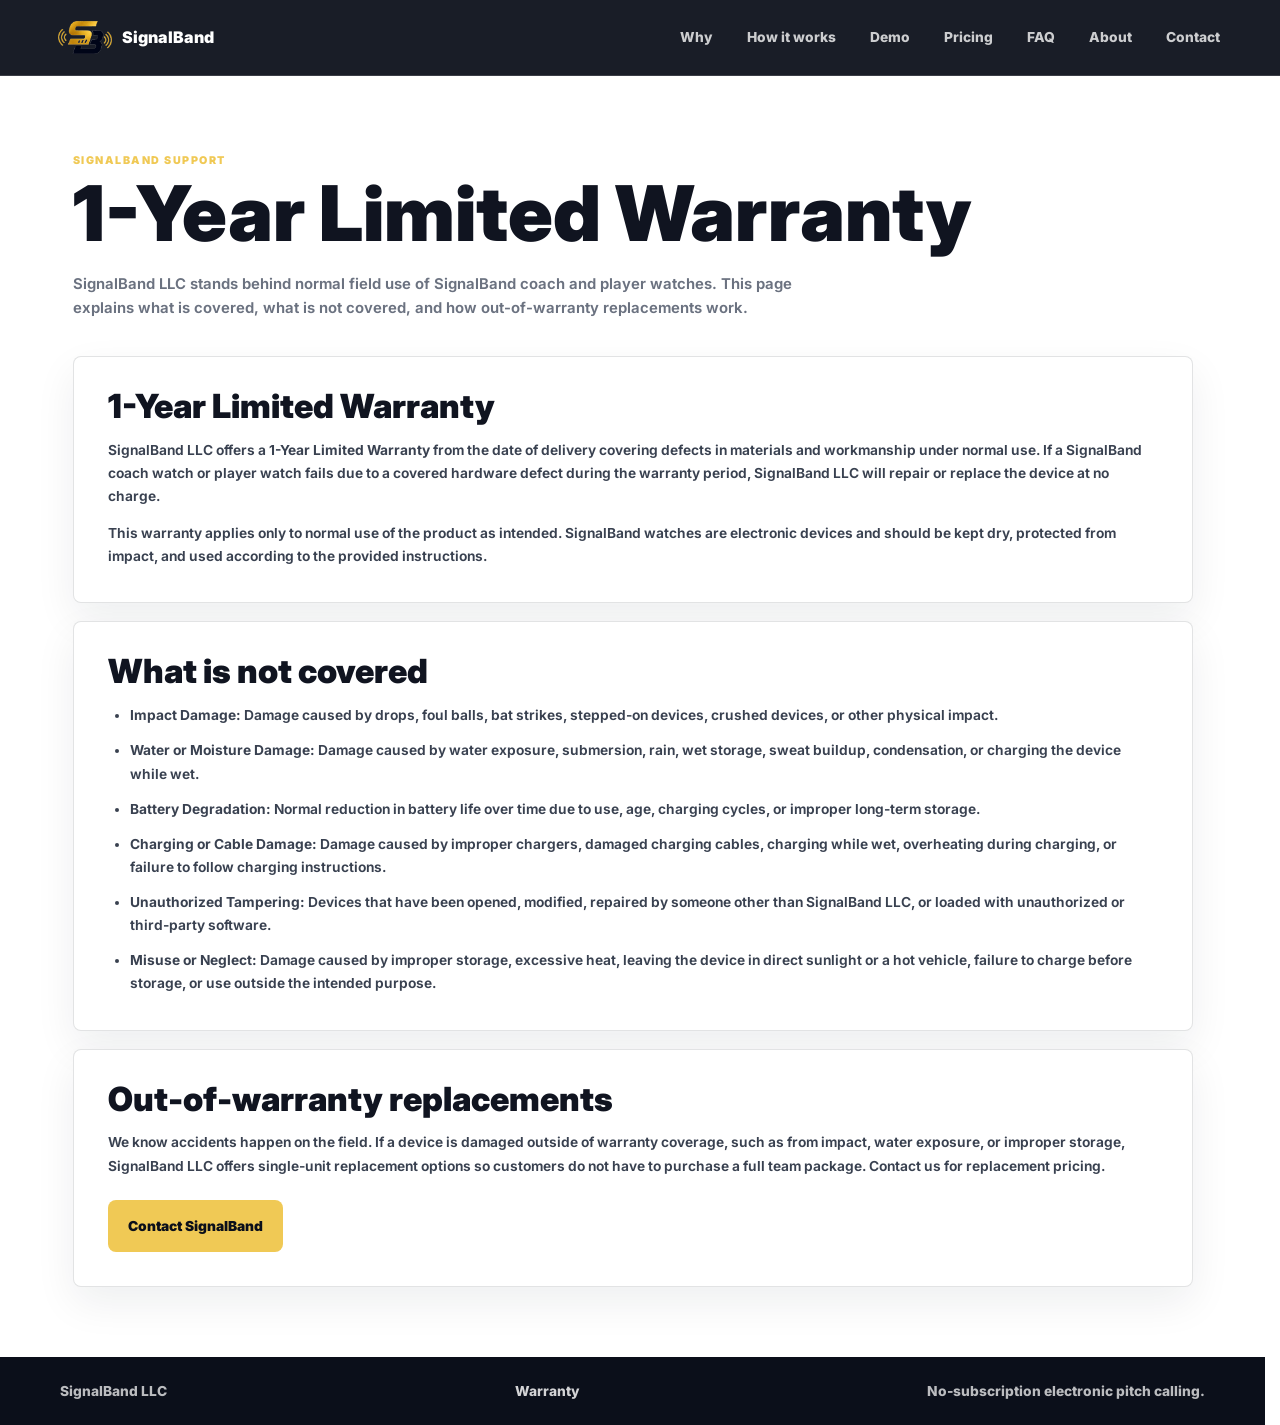
<file: warranty.html>
<!doctype html>
<html lang="en">
<head>
  <meta charset="utf-8">
  <meta name="viewport" content="width=device-width, initial-scale=1">
  <title>SignalBand Warranty | 1-Year Limited Warranty</title>
  <meta name="description" content="SignalBand LLC 1-Year Limited Warranty for SignalBand coach and player watches.">
  <meta name="robots" content="index, follow">
  <meta name="author" content="SignalBand LLC">
  <link rel="canonical" href="https://signalbandllc.com/warranty.html">
  <link rel="icon" href="sb-mark-web.png">
  <meta property="og:type" content="website">
  <meta property="og:site_name" content="SignalBand">
  <meta property="og:title" content="SignalBand 1-Year Limited Warranty">
  <meta property="og:description" content="Warranty coverage and exclusions for SignalBand coach and player watches.">
  <meta property="og:url" content="https://signalbandllc.com/warranty.html">
  <meta property="og:image" content="https://signalbandllc.com/sb-full-logo-motto.png">
  <meta name="twitter:card" content="summary_large_image">
  <meta name="twitter:title" content="SignalBand 1-Year Limited Warranty">
  <meta name="twitter:description" content="Warranty coverage and exclusions for SignalBand coach and player watches.">
  <meta name="twitter:image" content="https://signalbandllc.com/sb-full-logo-motto.png">
  <link rel="preconnect" href="https://fonts.googleapis.com">
  <link rel="preconnect" href="https://fonts.gstatic.com" crossorigin>
  <link href="https://fonts.googleapis.com/css2?family=Inter:wght@500;650;800;900&display=swap" rel="stylesheet">
  <link rel="stylesheet" href="styles.css?v=demo-1">
</head>
<body class="warranty-page">
  <header class="site-header" aria-label="SignalBand">
    <a class="brand" href="index.html" aria-label="SignalBand home">
      <img src="sb-mark-web.png" alt="" aria-hidden="true">
      <span>SignalBand</span>
    </a>
    <button class="menu-toggle" type="button" aria-label="Open navigation menu" aria-expanded="false" aria-controls="main-navigation"><span class="menu-icon" aria-hidden="true">&#9776;</span></button>
    <nav id="main-navigation" aria-label="Main navigation">
      <a href="index.html#why">Why</a>
      <a href="index.html#works">How it works</a>
      <a href="demo.html">Demo</a>
      <a href="pricing.html">Pricing</a>
      <a href="faq.html">FAQ</a>
      <a href="about.html">About</a>
      <a href="index.html#contact">Contact</a>
    </nav>
  </header>

  <main>
    <section class="warranty-hero">
      <div>
        <p class="eyebrow">SignalBand support</p>
        <h1>1-Year Limited Warranty</h1>
        <p>SignalBand LLC stands behind normal field use of SignalBand coach and player watches. This page explains what is covered, what is not covered, and how out-of-warranty replacements work.</p>
      </div>
    </section>

    <section class="warranty-content" aria-label="SignalBand warranty details">
      <article class="warranty-panel">
        <h2>1-Year Limited Warranty</h2>
        <p>SignalBand LLC offers a <strong>1-Year Limited Warranty</strong> from the date of delivery covering defects in materials and workmanship under normal use. If a SignalBand coach watch or player watch fails due to a covered hardware defect during the warranty period, SignalBand LLC will repair or replace the device at no charge.</p>
        <p>This warranty applies only to normal use of the product as intended. SignalBand watches are electronic devices and should be kept dry, protected from impact, and used according to the provided instructions.</p>
      </article>

      <article class="warranty-panel">
        <h2>What is not covered</h2>
        <ul class="warranty-list">
          <li><strong>Impact Damage:</strong> Damage caused by drops, foul balls, bat strikes, stepped-on devices, crushed devices, or other physical impact.</li>
          <li><strong>Water or Moisture Damage:</strong> Damage caused by water exposure, submersion, rain, wet storage, sweat buildup, condensation, or charging the device while wet.</li>
          <li><strong>Battery Degradation:</strong> Normal reduction in battery life over time due to use, age, charging cycles, or improper long-term storage.</li>
          <li><strong>Charging or Cable Damage:</strong> Damage caused by improper chargers, damaged charging cables, charging while wet, overheating during charging, or failure to follow charging instructions.</li>
          <li><strong>Unauthorized Tampering:</strong> Devices that have been opened, modified, repaired by someone other than SignalBand LLC, or loaded with unauthorized or third-party software.</li>
          <li><strong>Misuse or Neglect:</strong> Damage caused by improper storage, excessive heat, leaving the device in direct sunlight or a hot vehicle, failure to charge before storage, or use outside the intended purpose.</li>
        </ul>
      </article>

      <article class="warranty-panel">
        <h2>Out-of-warranty replacements</h2>
        <p>We know accidents happen on the field. If a device is damaged outside of warranty coverage, such as from impact, water exposure, or improper storage, SignalBand LLC offers single-unit replacement options so customers do not have to purchase a full team package. Contact us for replacement pricing.</p>
        <a class="button primary" href="index.html#contact">Contact SignalBand</a>
      </article>
    </section>
  </main>

  <footer>
    <span>SignalBand LLC</span>
    <span class="footer-links"><a href="warranty.html" aria-current="page">Warranty</a></span>
    <span>No-subscription electronic pitch calling.</span>
  </footer>
  <script id="mobile-menu-script">
    document.addEventListener("DOMContentLoaded", function () {
      var header = document.querySelector(".site-header");
      var button = document.querySelector(".menu-toggle");
      var nav = document.querySelector("#main-navigation");
      if (!header || !button || !nav) return;

      function setOpen(isOpen) {
        header.classList.toggle("nav-open", isOpen);
        button.setAttribute("aria-expanded", isOpen ? "true" : "false");
        button.setAttribute("aria-label", isOpen ? "Close navigation menu" : "Open navigation menu");
      }

      button.addEventListener("click", function () {
        setOpen(!header.classList.contains("nav-open"));
      });

      nav.querySelectorAll("a").forEach(function (link) {
        link.addEventListener("click", function () {
          setOpen(false);
        });
      });
    });
  </script>
</body>
</html>
</file>
<file: styles.css>
:root {
  --navy: #0b0f1a;
  --navy-2: #111827;
  --gold: #d4af37;
  --gold-2: #f0c955;
  --gray: #6b7280;
  --line: rgba(255,255,255,.14);
  --paper: #f7f8fb;
  --ink: #101420;
  --site-width: 1040px;
}

* {
  box-sizing: border-box;
}

html {
  scroll-behavior: smooth;
  scrollbar-gutter: stable;
}

body {
  margin: 0;
  overflow-x: hidden;
  color: var(--ink);
  background: var(--paper);
  font-family: Inter, system-ui, -apple-system, BlinkMacSystemFont, "Segoe UI", sans-serif;
}

a {
  color: inherit;
}

.site-header {
  position: fixed;
  z-index: 10;
  top: 0;
  left: 0;
  right: 0;
  display: flex;
  align-items: center;
  justify-content: space-between;
  height: 88px;
  padding: 0 72px;
  color: #fff;
  background: rgba(11,15,26,.94);
  border-bottom: 1px solid var(--line);
  backdrop-filter: blur(14px);
}

.brand,
.brand:link,
.brand:visited,
.brand:hover,
.brand:active,
.brand:focus {
  display: flex;
  align-items: center;
  gap: 12px;
  color: #fff;
  text-decoration: none;
  font-size: 1.28rem;
  font-weight: 900;
  line-height: 1;
  letter-spacing: 0;
  transform: none;
  transition: none;
}

.brand img {
  width: 60px;
  height: 44px;
  object-fit: contain;
}

nav {
  display: flex;
  align-items: center;
  gap: 34px;
  color: rgba(255,255,255,.78);
  font-size: 1rem;
  font-weight: 800;
  line-height: 1;
  white-space: nowrap;
}

nav a,
nav a:link,
nav a:visited,
nav a:hover,
nav a:active,
nav a:focus,
nav a[aria-current="page"] {
  display: inline;
  padding: 0;
  color: rgba(255,255,255,.78);
  text-decoration: none;
  font-size: 1rem;
  font-weight: 800;
  line-height: 1;
  letter-spacing: 0;
  transform: none;
  transition: none;
}
.hero {
  position: relative;
  min-height: 86vh;
  display: flex;
  align-items: center;
  overflow: hidden;
  color: #fff;
  background: var(--navy);
  padding: 108px clamp(18px, 6vw, 74px) 58px;
}

.hero::before {
  content: "";
  position: absolute;
  inset: 0;
  background:
    linear-gradient(90deg, rgba(11,15,26,.98) 0%, rgba(11,15,26,.9) 43%, rgba(11,15,26,.18) 100%),
    url("sb-motto-web.jpg") right 5% center/52% auto no-repeat;
  opacity: 1;
}

.hero::after {
  content: "";
  position: absolute;
  inset: auto 0 0;
  height: 120px;
  background: linear-gradient(180deg, rgba(247,248,251,0), var(--paper));
  pointer-events: none;
}

.hero-content {
  position: relative;
  z-index: 1;
  width: min(690px, 100%);
}

.eyebrow {
  margin: 0 0 12px;
  color: var(--gold-2);
  font-size: .78rem;
  font-weight: 900;
  letter-spacing: .14em;
  text-transform: uppercase;
}

h1,
h2,
h3,
p {
  margin: 0;
}

h1 {
  max-width: 780px;
  font-size: clamp(3.2rem, 8vw, 7.2rem);
  line-height: .88;
  font-weight: 900;
}

h2 {
  font-size: clamp(1.8rem, 3.25vw, 3.25rem);
  line-height: .96;
  font-weight: 900;
}

h3 {
  font-size: 1.12rem;
  font-weight: 900;
}

.hero-copy {
  width: min(590px, 100%);
  margin-top: 24px;
  color: rgba(255,255,255,.82);
  font-size: clamp(1rem, 1.55vw, 1.14rem);
  line-height: 1.48;
  font-weight: 650;
}

.hero-actions {
  display: flex;
  flex-wrap: wrap;
  gap: 12px;
  margin-top: 30px;
}

.button {
  display: inline-flex;
  align-items: center;
  justify-content: center;
  min-height: 52px;
  padding: 0 20px;
  border-radius: 8px;
  text-decoration: none;
  font-weight: 900;
}

.button.primary {
  color: var(--navy);
  background: var(--gold-2);
}

.button.secondary {
  color: #fff;
  border: 1px solid rgba(255,255,255,.25);
  background: rgba(255,255,255,.08);
}

.trust-row {
  display: flex;
  flex-wrap: wrap;
  gap: 10px;
  margin-top: 26px;
}

.trust-row span {
  border: 1px solid rgba(255,255,255,.18);
  border-radius: 999px;
  padding: 9px 12px;
  color: rgba(255,255,255,.86);
  background: rgba(255,255,255,.07);
  font-size: .84rem;
  font-weight: 800;
}

.proof-strip {
  position: relative;
  z-index: 2;
  display: grid;
  grid-template-columns: repeat(4, 1fr);
  gap: 1px;
  width: min(var(--site-width), calc(100% - 36px));
  margin: -44px auto 0;
  overflow: hidden;
  border-radius: 8px;
  box-shadow: 0 18px 48px rgba(16,20,32,.16);
}

.proof-strip article {
  min-height: 132px;
  padding: 22px;
  background: #fff;
}

.proof-strip strong {
  display: block;
  color: var(--navy);
  font-size: 1.35rem;
  font-weight: 900;
}

.proof-strip span {
  display: block;
  margin-top: 8px;
  color: #4b5563;
  line-height: 1.4;
  font-weight: 650;
}

.section,
.feature-grid,
.watch-showcase,
.app-showcase,
.comparison,
.cta {
  width: min(var(--site-width), calc(100% - 36px));
  margin: 0 auto;
}

.section {
  padding: 70px 0 28px;
}

.split,
.comparison {
  display: grid;
  grid-template-columns: 1fr 1fr;
  gap: clamp(22px, 5vw, 58px);
  align-items: start;
}

.split p,
.comparison li,
.cta p {
  color: #4b5563;
  font-size: 1rem;
  line-height: 1.6;
  font-weight: 650;
}

.feature-grid {
  display: grid;
  grid-template-columns: repeat(4, 1fr);
  gap: 14px;
  padding: 20px 0 42px;
}

.feature-grid article,
.steps article {
  border: 1px solid #dde2ea;
  border-radius: 8px;
  padding: 22px;
  background: #fff;
}

.feature-grid p,
.steps p {
  margin-top: 10px;
  color: #4b5563;
  line-height: 1.5;
  font-weight: 650;
}

.watch-showcase {
  padding: 62px 0 72px;
  border-top: 1px solid #dde2ea;
}

.watch-copy {
  max-width: 760px;
}

.watch-copy p:not(.eyebrow) {
  margin-top: 18px;
  max-width: 680px;
  color: #4b5563;
  font-size: 1rem;
  line-height: 1.6;
  font-weight: 650;
}

.watch-grid {
  display: grid;
  grid-template-columns: repeat(4, minmax(0, 1fr));
  gap: 24px;
  align-items: start;
  max-width: 1000px;
  margin: 34px auto 0;
}

.watch-card {
  margin: 0;
  min-width: 0;
  text-align: center;
}

.watch-card img {
  display: block;
  width: 100%;
  height: auto;
  max-width: 220px;
  margin: 0 auto;
  object-fit: contain;
  object-position: center;
}

.watch-card figcaption {
  margin-top: 10px;
  color: var(--navy);
  font-size: .92rem;
  font-weight: 900;
}

.app-showcase {
  display: grid;
  grid-template-columns: .82fr 1.18fr;
  gap: clamp(24px, 5vw, 58px);
  align-items: center;
  padding: 42px 0 68px;
}

.app-showcase-copy {
  position: sticky;
  top: 96px;
  align-self: start;
}

.app-showcase-copy p:not(.eyebrow) {
  margin-top: 18px;
  color: #4b5563;
  font-size: 1rem;
  line-height: 1.6;
  font-weight: 650;
}

.phone-grid {
  display: grid;
  grid-template-columns: repeat(2, minmax(0, 1fr));
  gap: 14px;
}

.phone-grid figure {
  margin: 0;
  width: 100%;
  min-width: 0;
  text-align: center;
}

.phone-grid .phone-shell {
  width: min(100%, 270px);
  margin: 0 auto;
}

.phone-grid img {
  display: block;
  width: 100%;
  aspect-ratio: 9 / 16;
  object-fit: cover;
  object-position: top center;
  background: #edf5f3;
}

.phone-grid figcaption {
  padding: 12px 14px;
  color: var(--navy);
  font-size: .92rem;
  font-weight: 900;
}

.how {
  padding-top: 60px;
  border-top: 1px solid #dde2ea;
}

.steps {
  display: grid;
  grid-template-columns: repeat(3, 1fr);
  gap: 14px;
  margin-top: 28px;
}

.steps span {
  display: inline-grid;
  place-items: center;
  width: 34px;
  height: 34px;
  margin-bottom: 18px;
  border-radius: 50%;
  color: var(--navy);
  background: var(--gold-2);
  font-weight: 900;
}

.comparison {
  margin-top: 34px;
  padding: 36px;
  color: #fff;
  background: var(--navy);
  border-radius: 8px;
}

.comparison ul {
  display: grid;
  gap: 12px;
  margin: 0;
  padding: 0;
  list-style: none;
}

.comparison li {
  color: rgba(255,255,255,.84);
  padding-left: 26px;
  position: relative;
}

.comparison li::before {
  content: "";
  position: absolute;
  left: 0;
  top: .62em;
  width: 10px;
  height: 10px;
  border-radius: 50%;
  background: var(--gold-2);
}

.cta {
  display: grid;
  gap: 24px;
  align-items: center;
  margin-top: 72px;
  margin-bottom: 72px;
  padding: 24px;
  border: 1px solid #dde2ea;
  border-radius: 8px;
  background: #fff;
}

.cta img {
  width: 94px;
  height: 76px;
  object-fit: contain;
}

.cta .button.secondary,
.cta .button.primary {
  white-space: nowrap;
}

.contact-panel {
  grid-template-columns: .9fr 1.1fr;
  align-items: start;
}

.contact-copy {
  display: grid;
  gap: 14px;
}

.contact-copy img {
  margin-bottom: 4px;
}

.contact-form {
  display: grid;
  grid-template-columns: repeat(2, minmax(0, 1fr));
  gap: 14px;
}

.contact-form label {
  display: grid;
  gap: 7px;
  color: var(--navy);
  font-size: .86rem;
  font-weight: 900;
}

.contact-form label.full {
  grid-column: 1 / -1;
}

.contact-form input,
.contact-form textarea {
  width: 100%;
  border: 1px solid #cfd7e2;
  border-radius: 8px;
  padding: 13px 14px;
  color: var(--ink);
  background: #f9fafb;
  font: inherit;
  font-size: 1rem;
  font-weight: 650;
}

.contact-form textarea {
  resize: vertical;
  min-height: 112px;
}

.contact-form input:focus,
.contact-form textarea:focus {
  outline: 3px solid rgba(212,175,55,.32);
  border-color: var(--gold);
  background: #fff;
}

.contact-form .button {
  grid-column: 1 / -1;
  border: 0;
  cursor: pointer;
  font: inherit;
}

.honeypot {
  position: absolute;
  left: -9999px;
  opacity: 0;
  pointer-events: none;
}

footer {
  display: flex;
  justify-content: space-between;
  gap: 16px;
  padding: 26px clamp(18px, 5vw, 60px);
  color: rgba(255,255,255,.72);
  background: var(--navy);
  font-weight: 800;
}
footer a,
footer a:link,
footer a:visited {
  color: rgba(255,255,255,.82);
  text-decoration: none;
}

footer a:hover,
footer a:focus {
  color: var(--gold-2);
  text-decoration: underline;
  text-underline-offset: 4px;
}

.footer-links {
  display: inline-flex;
  gap: 16px;
}

@media (max-width: 850px) {
  .site-header {
    position: absolute;
    height: auto;
    min-height: 104px;
    padding: 14px 18px 16px;
    flex-direction: column;
    align-items: flex-start;
    justify-content: center;
    gap: 12px;
  }

  .brand,
  .brand:link,
  .brand:visited,
  .brand:hover,
  .brand:active,
  .brand:focus {
    font-size: 1.08rem;
  }

  .brand img {
    width: 52px;
    height: 38px;
  }

  nav {
    display: flex;
    width: 100%;
    gap: 14px;
    overflow-x: auto;
    padding-bottom: 2px;
    font-size: .82rem;
    scrollbar-width: none;
  }

  nav::-webkit-scrollbar {
    display: none;
  }

  nav a,
  nav a:link,
  nav a:visited,
  nav a:hover,
  nav a:active,
  nav a:focus,
  nav a[aria-current="page"] {
    flex: 0 0 auto;
    font-size: .82rem;
  }

  .hero {
    min-height: 88vh;
    padding-top: 136px;
  }

  .hero::before {
    background:
      linear-gradient(180deg, rgba(11,15,26,.98) 0%, rgba(11,15,26,.88) 54%, rgba(11,15,26,.34) 100%),
      url("sb-motto-web.jpg") center bottom 42px/92% auto no-repeat;
  }

  .proof-strip,
  .feature-grid,
  .watch-showcase,
  .watch-grid,
  .app-showcase,
  .steps,
  .split,
  .comparison,
  .cta {
    grid-template-columns: 1fr;
  }

  .contact-form {
    grid-template-columns: 1fr;
  }

  .proof-strip {
    margin-top: -26px;
  }

  .section {
    padding-top: 60px;
  }

  .feature-grid {
    padding-bottom: 52px;
  }

  .watch-showcase {
    padding-top: 52px;
    padding-bottom: 58px;
  }

  .app-showcase {
    padding-top: 16px;
    padding-bottom: 58px;
  }

  .app-showcase-copy {
    position: static;
  }

  .phone-grid {
    grid-template-columns: 1fr;
    gap: 18px;
  }

  .phone-grid figure {
    max-width: 430px;
    margin: 0 auto;
  }

  .watch-grid {
    gap: 24px;
  }

  .watch-card img {
    max-height: 360px;
  }

  .comparison,
  .cta {
    padding: 24px;
  }

  .cta {
    text-align: left;
  }

  footer {
    flex-direction: column;
  }
}

@media (max-width: 480px) {
  h1 {
    font-size: clamp(2.55rem, 15vw, 3.05rem);
  }

  .hero-actions .button {
    width: 100%;
  }

  .proof-strip article {
    min-height: 112px;
  }
}

/* Pricing page */
.pricing-page {
  background: #fff;
}


.pricing-hero,
.price-columns,
.kit-showcase,
.pricing-summary {
  width: min(var(--site-width), calc(100% - 36px));
  margin: 0 auto;
}

.pricing-hero {
  display: grid;
  grid-template-columns: 1.02fr .98fr;
  gap: clamp(28px, 5vw, 72px);
  align-items: center;
  padding: 122px 0 56px;
}

.pricing-hero h1 {
  color: var(--navy);
  font-size: clamp(2.55rem, 5.1vw, 5.15rem);
  line-height: .9;
}

.pricing-hero p:not(.eyebrow) {
  max-width: 680px;
  margin-top: 22px;
  color: #4b5563;
  font-size: clamp(1.04rem, 1.7vw, 1.28rem);
  line-height: 1.55;
  font-weight: 650;
}

.pricing-hero .button.secondary {
  color: var(--navy);
  border-color: #d9e0e8;
  background: #fff;
}

.pricing-phone {
  display: flex;
  justify-content: center;
}

.phone-shell {
  position: relative;
  width: min(270px, 74vw);
  padding: 14px 13px 18px;
  border: 10px solid var(--navy);
  border-radius: 38px;
  background: var(--navy);
  box-shadow: 0 24px 70px rgba(16,20,32,.18);
}

.phone-speaker {
  position: absolute;
  top: 8px;
  left: 50%;
  width: 72px;
  height: 8px;
  transform: translateX(-50%);
  border-radius: 99px;
  background: rgba(255,255,255,.16);
}

.phone-shell img {
  display: block;
  width: 100%;
  border-radius: 24px;
  background: #edf5f3;
}

.phone-screen {
  position: relative;
  /* Match the screenshots after removing only the top 6% status bar. */
  aspect-ratio: calc(1206 / (2622 * 0.94));
  overflow: hidden;
  border-radius: 24px;
  background: #edf5f3;
}

.phone-screen img {
  position: absolute;
  inset: 0 auto auto 0;
  width: 100%;
  height: auto;
  aspect-ratio: auto;
  border-radius: 0;
  transform: translateY(-6%);
}

.price-columns {
  display: grid;
  grid-template-columns: repeat(3, minmax(0, 1fr));
  gap: 16px;
  padding: 28px 0 78px;
}

.price-card {
  display: flex;
  flex-direction: column;
  min-height: 480px;
  padding: 24px;
  border: 1px solid #dde2ea;
  border-radius: 8px;
  background: #fff;
  box-shadow: 0 16px 40px rgba(16,20,32,.08);
}

.price-card h2 {
  font-size: clamp(1.55rem, 2.45vw, 2.15rem);
}

.watch-product-image {
  display: block;
  width: 100%;
  height: 220px;
  margin: 10px auto 14px;
  object-fit: contain;
  background: #fff;
}

.price {
  margin-top: 24px;
  color: var(--navy);
  font-size: clamp(2.55rem, 4vw, 3.9rem);
  line-height: .9;
  font-weight: 900;
}

.price span {
  color: #6b7280;
  font-size: 1rem;
  font-weight: 900;
}

.price-note {
  margin-top: 18px;
  color: #4b5563;
  line-height: 1.5;
  font-weight: 650;
}

.price-card ul {
  display: grid;
  gap: 12px;
  margin: 26px 0 0;
  padding: 0;
  list-style: none;
}

.price-card li {
  position: relative;
  padding-left: 22px;
  color: #4b5563;
  line-height: 1.4;
  font-weight: 650;
}

.price-card li::before {
  content: "";
  position: absolute;
  left: 0;
  top: .48em;
  width: 9px;
  height: 9px;
  border-radius: 50%;
  background: var(--gold);
}

.featured-price {
  color: #fff;
  border-color: var(--navy);
  background: var(--navy);
}

.featured-price h2,
.featured-price .price,
.featured-price .price-note,
.featured-price li {
  color: #fff;
}

.featured-price .eyebrow {
  color: var(--gold-2);
}

.featured-price .price span {
  color: rgba(255,255,255,.72);
}

.kit-showcase {
  padding: 58px 0 68px;
  border-top: 1px solid #dde2ea;
}

.kit-heading {
  max-width: 760px;
}

.kit-heading p:not(.eyebrow) {
  margin-top: 18px;
  color: #4b5563;
  font-size: 1rem;
  line-height: 1.6;
  font-weight: 650;
}

.kit-grid {
  display: grid;
  grid-template-columns: .88fr 1.12fr;
  gap: 18px;
  align-items: stretch;
  margin-top: 34px;
}


.three-kit-grid {
  grid-template-columns: repeat(3, minmax(0, 1fr));
}

.three-kit-grid .kit-card img {
  aspect-ratio: 1 / 1;
}

.three-kit-grid .large-kit img {
  aspect-ratio: 1 / 1;
}
.kit-card {
  display: flex;
  flex-direction: column;
  margin: 0;
  overflow: hidden;
  border: 1px solid #dde2ea;
  border-radius: 8px;
  background: #fff;
  box-shadow: 0 16px 40px rgba(16,20,32,.08);
}

.kit-card img {
  display: block;
  width: 100%;
  aspect-ratio: 4 / 3;
  object-fit: contain;
  background: #fff;
}

.large-kit img {
  aspect-ratio: 4 / 3;
}

.kit-card figcaption {
  display: grid;
  gap: 6px;
  padding: 18px 20px 20px;
  border-top: 1px solid #dde2ea;
}

.kit-card strong {
  color: var(--navy);
  font-size: 1.14rem;
  font-weight: 900;
}

.kit-card span {
  color: #4b5563;
  line-height: 1.45;
  font-weight: 650;
}

.pricing-summary {
  display: grid;
  grid-template-columns: .85fr 1.15fr;
  gap: clamp(24px, 5vw, 64px);
  align-items: start;
  padding: 44px 0;
  border-top: 1px solid #dde2ea;
}

.summary-grid {
  display: grid;
  gap: 14px;
}

.summary-grid article {
  display: grid;
  gap: 7px;
  padding: 20px;
  border: 1px solid #dde2ea;
  border-radius: 8px;
  background: #fff;
}

.summary-grid strong {
  color: var(--navy);
  font-size: 1rem;
  font-weight: 900;
}

.summary-grid span {
  color: #4b5563;
  line-height: 1.45;
  font-weight: 650;
}

.pricing-cta {
  grid-template-columns: 1fr auto;
}

@media (max-width: 900px) {
  .pricing-hero,
  .price-columns,
  .kit-grid,
  .pricing-summary,
  .pricing-cta {
    grid-template-columns: 1fr;
  }

  .pricing-hero {
    padding-top: 136px;
  }

  .price-card {
    min-height: auto;
  }

  .pricing-cta .button {
    width: 100%;
  }
}









@media (max-width: 640px) {
  .site-header,
  footer {
    padding-left: 16px;
    padding-right: 16px;
  }

  .hero {
    padding-left: 16px;
    padding-right: 16px;
  }

  .section,
  .feature-grid,
  .watch-showcase,
  .app-showcase,
  .comparison,
  .cta,
  .pricing-hero,
  .price-columns,
  .kit-showcase,
  .pricing-summary,
  .warranty-hero,
  .warranty-content,
  .faq-hero,
  .faq-content,
  .demo-hero,
  .demo-library {
    width: min(100% - 28px, var(--site-width));
  }

  .pricing-hero {
    gap: 28px;
    padding-bottom: 42px;
  }

  .pricing-hero h1 {
    font-size: clamp(2.35rem, 13vw, 3.35rem);
  }

  .pricing-hero p:not(.eyebrow) {
    font-size: 1rem;
  }

  .price-columns {
    padding-bottom: 54px;
  }

  .price-card {
    padding: 22px;
  }

  .kit-showcase {
    padding-top: 46px;
  }

  .three-kit-grid {
    grid-template-columns: 1fr;
  }

  .kit-card img,
  .three-kit-grid .kit-card img,
  .three-kit-grid .large-kit img {
    aspect-ratio: 4 / 3;
  }

  .phone-shell {
    width: min(250px, 82vw);
  }
}

/* Final mobile polish: keep these last so pricing-page rules cannot override them. */
@media (max-width: 850px) {
  body {
    overflow-x: hidden;
  }

  h1,
  h2,
  h3,
  p,
  li,
  a,
  span,
  strong {
    overflow-wrap: break-word;
  }

  .hero,
  .pricing-hero {
    min-height: auto;
    align-items: start;
  }

  .hero {
    padding-top: 136px;
    padding-bottom: 250px;
  }

  .hero-content,
  .pricing-hero-copy,
  .pricing-hero > *,
  .section > *,
  .app-showcase > *,
  .watch-showcase > *,
  .comparison > *,
  .cta > * {
    min-width: 0;
    max-width: 100%;
  }

  .pricing-hero,
  .price-columns,
  .kit-grid,
  .pricing-summary,
  .pricing-cta {
    grid-template-columns: minmax(0, 1fr);
  }

  .pricing-hero {
    padding-top: 136px;
  }

  .pricing-hero h1 {
    max-width: 100%;
    font-size: clamp(2.35rem, 11vw, 3rem);
    line-height: .95;
  }

  .pricing-hero p:not(.eyebrow),
  .hero-copy {
    max-width: 100%;
    font-size: 1rem;
  }
}

@media (max-width: 480px) {
  .site-header {
    min-height: 98px;
    padding: 12px 16px 14px;
  }

  nav {
    gap: 12px;
    font-size: .8rem;
  }

  nav a,
  nav a:link,
  nav a:visited,
  nav a:hover,
  nav a:active,
  nav a:focus,
  nav a[aria-current="page"] {
    font-size: .8rem;
  }

  .hero {
    padding-top: 130px;
    padding-bottom: 230px;
  }

  h1 {
    font-size: clamp(2.45rem, 13vw, 2.9rem);
    line-height: .95;
  }

  .hero-actions {
    display: grid;
    grid-template-columns: 1fr;
  }

  .hero-actions .button,
  .pricing-cta .button {
    width: 100%;
  }

  .trust-row {
    gap: 8px;
  }

  .trust-row span {
    font-size: .78rem;
    padding: 8px 10px;
  }

  .pricing-hero h1 {
    font-size: clamp(2.2rem, 12vw, 2.75rem);
  }

  .phone-shell {
    width: min(245px, 80vw);
    border-width: 9px;
  }
}

/* Phone-first safety pass for real 390px screens. */
@media (max-width: 520px) {
  html,
  body {
    width: 100%;
    max-width: 100%;
    overflow-x: clip;
  }

  .site-header {
    width: 100%;
    min-height: 96px;
    padding: 12px 16px 13px;
  }

  .brand,
  .brand:link,
  .brand:visited,
  .brand:hover,
  .brand:active,
  .brand:focus {
    gap: 10px;
    font-size: 1rem;
  }

  .brand img {
    width: 50px;
    height: 36px;
  }

  nav {
    gap: 16px;
    width: 100%;
    justify-content: flex-start;
    font-size: .76rem;
  }

  nav a,
  nav a:link,
  nav a:visited,
  nav a:hover,
  nav a:active,
  nav a:focus,
  nav a[aria-current="page"] {
    display: inline-flex;
    flex: 0 0 auto;
    align-items: center;
    min-height: 20px;
    font-size: .76rem;
    line-height: 1;
    white-space: nowrap;
  }

  .hero,
  .pricing-hero,
  .section,
  .feature-grid,
  .watch-showcase,
  .app-showcase,
  .comparison,
  .cta,
  .price-columns,
  .kit-showcase,
  .pricing-summary {
    width: 100%;
    max-width: 100%;
    padding-left: 16px;
    padding-right: 16px;
  }

  .hero {
    padding-top: 132px;
    padding-bottom: 210px;
  }

  .hero::before {
    background:
      linear-gradient(180deg, rgba(11,15,26,.98) 0%, rgba(11,15,26,.9) 58%, rgba(11,15,26,.36) 100%),
      url("sb-motto-web.jpg") center bottom 44px/92% auto no-repeat;
  }

  h1,
  .pricing-hero h1 {
    max-width: 100%;
    font-size: 2.25rem;
    line-height: .98;
    letter-spacing: 0;
  }

  h2 {
    font-size: 1.85rem;
    line-height: 1.02;
  }

  .hero-copy,
  .pricing-hero p:not(.eyebrow) {
    width: 100%;
    max-width: 100%;
    font-size: .92rem;
    line-height: 1.45;
  }

  .eyebrow {
    font-size: .68rem;
    line-height: 1.45;
    letter-spacing: .12em;
  }

  .hero-actions {
    grid-template-columns: 1fr;
    width: 100%;
  }

  .button,
  .hero-actions .button,
  .pricing-cta .button {
    width: 100%;
    min-height: 48px;
    padding-left: 14px;
    padding-right: 14px;
    font-size: .9rem;
  }

  .trust-row span {
    font-size: .72rem;
  }

  .pricing-hero {
    gap: 26px;
    padding-top: 132px;
    padding-bottom: 42px;
  }

  .pricing-phone {
    width: 100%;
  }

  .phone-shell {
    width: min(230px, 74vw);
    border-width: 8px;
  }

  .price-columns,
  .kit-grid,
  .three-kit-grid,
  .pricing-summary,
  .pricing-cta {
    grid-template-columns: 1fr;
  }

  .price-card,
  .kit-card,
  .summary-grid article,
  .comparison,
  .cta {
    padding: 18px;
  }
}

/* Lock hero copy to a true phone column so text cannot clip on narrow screens. */
@media (max-width: 520px) {
  .hero-content,
  .pricing-hero-copy {
    width: min(100%, 358px) !important;
    max-width: 358px !important;
  }

  .hero-content h1,
  .pricing-hero-copy h1,
  .hero-content .hero-copy,
  .pricing-hero-copy p:not(.eyebrow),
  .hero-content .eyebrow,
  .pricing-hero-copy .eyebrow {
    width: 100% !important;
    max-width: 358px !important;
  }
}

.seo-faq {
  display: grid;
  grid-template-columns: .75fr 1.25fr;
  gap: clamp(24px, 5vw, 64px);
  width: min(var(--site-width), calc(100% - 36px));
  margin: 0 auto;
  padding: 58px 0 72px;
  border-top: 1px solid #dde2ea;
}

.faq-grid {
  display: grid;
  grid-template-columns: repeat(2, minmax(0, 1fr));
  gap: 14px;
}

.faq-grid article {
  padding: 20px;
  border: 1px solid #dde2ea;
  border-radius: 8px;
  background: #fff;
}

.faq-grid p {
  margin-top: 10px;
  color: #4b5563;
  line-height: 1.48;
  font-weight: 650;
}

@media (max-width: 850px) {
  .seo-faq,
  .faq-grid {
    grid-template-columns: 1fr;
  }
}

@media (max-width: 520px) {
  .seo-faq {
    width: 100%;
    max-width: 100%;
    padding: 46px 16px 56px;
  }

  .faq-grid article {
    padding: 18px;
  }
}

@media (max-width: 520px) {
  .hero::before {
    background:
      linear-gradient(180deg, rgba(11,15,26,.98) 0%, rgba(11,15,26,.9) 58%, rgba(11,15,26,.36) 100%),
      url("sb-motto-web.jpg") center bottom 50px/320px auto no-repeat;
  }
}

@media (max-width: 520px) {
  .hero::before {
    background:
      linear-gradient(180deg, rgba(11,15,26,.98) 0%, rgba(11,15,26,.9) 58%, rgba(11,15,26,.36) 100%),
      url("sb-motto-web.jpg") center bottom 54px/280px auto no-repeat;
  }
}

/* Mobile hamburger navigation */
.menu-toggle {
  display: none;
}

@media (max-width: 760px) {
  .site-header {
    position: fixed;
    display: flex;
    flex-direction: row;
    align-items: center;
    justify-content: space-between;
    min-height: 72px;
    height: 72px;
    padding: 0 16px;
    gap: 12px;
  }

  .brand,
  .brand:link,
  .brand:visited,
  .brand:hover,
  .brand:active,
  .brand:focus {
    min-width: 0;
    gap: 10px;
    font-size: 1rem;
  }

  .brand img {
    width: 50px;
    height: 36px;
  }

  .menu-toggle {
    display: inline-flex;
    flex: 0 0 auto;
    width: 46px;
    height: 42px;
    align-items: center;
    justify-content: center;
    flex-direction: column;
    gap: 5px;
    border: 1px solid rgba(255,255,255,.18);
    border-radius: 8px;
    color: #fff;
    background: rgba(255,255,255,.08);
    cursor: pointer;
  }

  .menu-toggle span {
    display: block;
    width: 20px;
    height: 2px;
    border-radius: 99px;
    background: currentColor;
    transition: transform .16s ease, opacity .16s ease;
  }

  .site-header.nav-open .menu-toggle span:nth-child(1) {
    transform: translateY(7px) rotate(45deg);
  }

  .site-header.nav-open .menu-toggle span:nth-child(2) {
    opacity: 0;
  }

  .site-header.nav-open .menu-toggle span:nth-child(3) {
    transform: translateY(-7px) rotate(-45deg);
  }

  .site-header nav {
    position: absolute;
    top: calc(100% + 8px);
    left: 16px;
    right: 16px;
    display: grid;
    width: auto;
    grid-template-columns: 1fr;
    gap: 0;
    padding: 8px;
    overflow: hidden;
    border: 1px solid rgba(255,255,255,.16);
    border-radius: 8px;
    background: rgba(11,15,26,.98);
    box-shadow: 0 18px 44px rgba(11,15,26,.28);
    opacity: 0;
    pointer-events: none;
    transform: translateY(-8px);
    transition: opacity .16s ease, transform .16s ease;
  }

  .site-header.nav-open nav {
    opacity: 1;
    pointer-events: auto;
    transform: translateY(0);
  }

  .site-header nav a,
  .site-header nav a:link,
  .site-header nav a:visited,
  .site-header nav a:hover,
  .site-header nav a:active,
  .site-header nav a:focus,
  .site-header nav a[aria-current="page"] {
    display: flex;
    width: 100%;
    min-height: 44px;
    align-items: center;
    padding: 0 12px;
    border-radius: 6px;
    color: rgba(255,255,255,.9);
    font-size: .95rem;
    line-height: 1;
    text-decoration: none;
  }

  .site-header nav a:hover,
  .site-header nav a:focus,
  .site-header nav a[aria-current="page"] {
    color: #fff;
    background: rgba(255,255,255,.08);
  }

  .hero,
  .pricing-hero {
    padding-top: 104px;
  }
}

@media (max-width: 760px) {
  .site-header .menu-toggle {
    position: fixed;
    top: 15px;
    right: 16px;
    z-index: 30;
    display: inline-flex !important;
  }

  .site-header .menu-toggle::before {
    content: "";
    position: absolute;
    inset: 0;
    border-radius: 8px;
  }
}

@media (max-width: 760px) {
  .site-header .menu-toggle {
    color: var(--navy);
    background: var(--gold-2);
    border-color: var(--gold-2);
    font-size: .82rem;
    font-weight: 900;
  }

  .site-header .menu-toggle .menu-icon {
    display: block;
    width: auto;
    height: auto;
    background: transparent;
    border-radius: 0;
  }
}

@media (max-width: 760px) {
  .site-header .menu-toggle {
    font-size: 1.35rem;
    line-height: 1;
  }
}

@media (max-width: 760px) {
  .site-header .menu-toggle {
    left: min(calc(100vw - 62px), 328px);
    right: auto;
  }
}

/* About page */
.about-page {
  background: #fff;
}

.about-hero,
.about-story,
.about-values,
.about-quote {
  width: min(var(--site-width), calc(100% - 36px));
  margin: 0 auto;
}

.about-hero {
  display: grid;
  grid-template-columns: 1.05fr .95fr;
  gap: clamp(30px, 6vw, 76px);
  align-items: center;
  padding: 132px 0 72px;
}

.about-copy h1 {
  color: var(--navy);
  font-size: clamp(2.55rem, 5.6vw, 5.4rem);
  line-height: .92;
}

.about-copy p:not(.eyebrow) {
  max-width: 680px;
  margin-top: 22px;
  color: #4b5563;
  font-size: clamp(1.04rem, 1.6vw, 1.24rem);
  line-height: 1.55;
  font-weight: 650;
}

.button.secondary.light {
  color: var(--navy);
  border-color: #d9e0e8;
  background: #fff;
}

.about-headshot {
  margin: 0;
  overflow: hidden;
  border: 1px solid #dde2ea;
  border-radius: 8px;
  background: #fff;
  box-shadow: 0 20px 54px rgba(16,20,32,.12);
}

.about-headshot img {
  display: block;
  width: 100%;
  aspect-ratio: 4 / 5;
  object-fit: cover;
  object-position: center top;
}

.about-headshot figcaption {
  display: grid;
  gap: 5px;
  padding: 18px 20px 20px;
  border-top: 1px solid #dde2ea;
}

.about-headshot strong {
  color: var(--navy);
  font-size: 1.2rem;
  font-weight: 900;
}

.about-headshot span {
  color: #4b5563;
  font-weight: 650;
}

.about-story {
  display: grid;
  grid-template-columns: .8fr 1.2fr;
  gap: clamp(26px, 5vw, 64px);
  align-items: start;
  padding: 58px 0;
  border-top: 1px solid #dde2ea;
}

.story-panel {
  display: grid;
  gap: 18px;
  padding: 28px;
  border: 1px solid #dde2ea;
  border-radius: 8px;
  background: #f8fafb;
}

.story-panel p,
.about-values p,
.about-quote span,
.about-cta p {
  color: #4b5563;
  line-height: 1.6;
  font-weight: 650;
}

.about-values {
  display: grid;
  grid-template-columns: repeat(4, 1fr);
  gap: 14px;
  padding: 8px 0 62px;
}

.about-values article {
  padding: 22px;
  border: 1px solid #dde2ea;
  border-radius: 8px;
  background: #fff;
}

.about-values p {
  margin-top: 10px;
}

.about-quote {
  padding: 38px;
  color: #fff;
  border-radius: 8px;
  background: var(--navy);
}

.about-quote p {
  max-width: 880px;
  font-size: clamp(1.45rem, 3vw, 2.6rem);
  line-height: 1.12;
  font-weight: 900;
}

.about-quote span {
  display: block;
  margin-top: 18px;
  color: var(--gold-2);
}

.about-cta {
  grid-template-columns: 1fr auto;
}

@media (max-width: 900px) {
  .about-hero,
  .about-story,
  .about-values,
  .about-cta {
    grid-template-columns: 1fr;
  }

  .about-hero {
    padding-top: 136px;
  }

  .about-headshot {
    max-width: 520px;
  }

  .about-values {
    padding-bottom: 52px;
  }

  .about-cta .button {
    width: 100%;
  }
}

@media (max-width: 520px) {
  .about-hero,
  .about-story,
  .about-values,
  .about-quote,
  .about-cta {
    width: min(100% - 28px, var(--site-width));
  }

  .about-hero {
    padding-top: 104px;
    padding-bottom: 48px;
  }

  .about-copy h1 {
    font-size: clamp(2.35rem, 13vw, 3.05rem);
  }

  .story-panel,
  .about-quote {
    padding: 22px;
  }
}
/* Desktop density: tighter desktop layout without changing the page center. */
@media (min-width: 761px) {
  html {
    font-size: 86%;
  }

  :root {
    --site-width: 1120px;
  }

  .site-header {
    height: 76px;
    padding: 0 58px;
  }

  .brand,
  .brand:link,
  .brand:visited,
  .brand:hover,
  .brand:active,
  .brand:focus {
    gap: 10px;
    font-size: 1.16rem;
  }

  .brand img {
    width: 54px;
    height: 40px;
  }

  nav {
    gap: 28px;
  }

  .hero {
    min-height: 82vh;
    padding-top: 92px;
    padding-bottom: 48px;
  }

  .proof-strip {
    margin-top: -36px;
  }

  .section {
    padding-top: 58px;
  }

  .watch-showcase,
  .kit-showcase,
  .seo-faq {
    padding-top: 52px;
    padding-bottom: 60px;
  }

  .app-showcase {
    padding-top: 36px;
    padding-bottom: 58px;
  }

  .pricing-hero,
  .about-hero {
    padding-top: 106px;
  }

  .price-columns {
    padding-bottom: 64px;
  }
}
/* Stable desktop navigation sizing. */
@media (min-width: 761px) {
  .site-header nav {
    display: flex;
    align-items: center;
    justify-content: flex-end;
    gap: 30px;
  }

  .site-header nav a,
  .site-header nav a:link,
  .site-header nav a:visited,
  .site-header nav a:hover,
  .site-header nav a:active,
  .site-header nav a:focus,
  .site-header nav a[aria-current="page"] {
    display: inline-flex;
    align-items: center;
    justify-content: center;
    min-width: max-content;
    height: 42px;
    padding: 0 2px;
    border: 0;
    color: rgba(255,255,255,.78);
    background: transparent;
    font-size: 1rem;
    font-weight: 800;
    line-height: 1;
    text-decoration: none;
    letter-spacing: 0;
    transform: none;
    scale: 1;
    transition: none;
  }

  .site-header nav a:hover,
  .site-header nav a:focus,
  .site-header nav a[aria-current="page"] {
    color: #fff;
  }
}

/* Warranty page */
.warranty-page {
  background: #fff;
}

.warranty-hero {
  width: min(100% - 40px, var(--site-width));
  margin: 0 auto;
  padding: 154px 0 36px;
}

.warranty-hero h1 {
  max-width: 900px;
  font-size: clamp(3rem, 6vw, 5.8rem);
  line-height: .92;
}

.warranty-hero p:not(.eyebrow) {
  width: min(760px, 100%);
  margin-top: 22px;
  color: var(--gray);
  font-size: 1.08rem;
  line-height: 1.62;
  font-weight: 650;
}

.warranty-content {
  width: min(100% - 40px, var(--site-width));
  margin: 0 auto 70px;
  display: grid;
  gap: 18px;
}

.warranty-panel {
  border: 1px solid rgba(17,24,39,.12);
  border-radius: 8px;
  padding: clamp(22px, 4vw, 34px);
  background: #fff;
  box-shadow: 0 16px 42px rgba(17,24,39,.07);
}

.warranty-panel h2 {
  margin-bottom: 16px;
  font-size: clamp(1.65rem, 2.6vw, 2.45rem);
}

.warranty-panel p,
.warranty-list {
  color: #394150;
  font-size: 1rem;
  line-height: 1.68;
  font-weight: 650;
}

.warranty-panel p + p {
  margin-top: 14px;
}

.warranty-list {
  margin: 0;
  padding-left: 22px;
}

.warranty-list li + li {
  margin-top: 12px;
}

.warranty-panel .button {
  margin-top: 22px;
}
/* FAQ page */
.faq-page {
  background: #fff;
}

.faq-hero {
  width: min(100% - 40px, var(--site-width));
  margin: 0 auto;
  padding: 154px 0 36px;
}

.faq-hero h1 {
  max-width: 900px;
  font-size: clamp(3rem, 6vw, 5.8rem);
  line-height: .92;
}

.faq-hero p:not(.eyebrow) {
  width: min(760px, 100%);
  margin-top: 22px;
  color: var(--gray);
  font-size: 1.08rem;
  line-height: 1.62;
  font-weight: 650;
}

.faq-content {
  width: min(100% - 40px, var(--site-width));
  margin: 0 auto 70px;
  display: grid;
  gap: 24px;
}

.faq-group {
  display: grid;
  grid-template-columns: minmax(180px, 280px) 1fr;
  gap: 22px;
  align-items: start;
}

.faq-group h2 {
  position: sticky;
  top: 112px;
  font-size: clamp(1.45rem, 2.4vw, 2.15rem);
}

.faq-list {
  display: grid;
  gap: 14px;
}

.faq-item {
  border: 1px solid rgba(17,24,39,.12);
  border-radius: 8px;
  padding: clamp(18px, 3vw, 26px);
  background: #fff;
  box-shadow: 0 12px 34px rgba(17,24,39,.06);
}

.faq-item h3 {
  margin-bottom: 10px;
  font-size: 1.08rem;
}

.faq-item p {
  color: #394150;
  font-size: 1rem;
  line-height: 1.62;
  font-weight: 650;
}

@media (max-width: 780px) {
  .faq-group {
    grid-template-columns: 1fr;
  }

  .faq-group h2 {
    position: static;
  }
}
/* Demo page */
.demo-page {
  background: var(--paper);
}

.demo-hero {
  width: min(100% - 40px, var(--site-width));
  margin: 0 auto;
  padding: 154px 0 36px;
}

.demo-hero h1 {
  max-width: 1000px;
  font-size: 2.5rem;
  font-weight: 650;
  line-height: 1.12;
}

.demo-hero .eyebrow {
  margin-bottom: 16px;
  font-size: 1.15rem;
  font-weight: 800;
  letter-spacing: .12em;
}

.demo-hero p:not(.eyebrow) {
  width: min(760px, 100%);
  margin-top: 22px;
  color: var(--gray);
  font-size: 1.08rem;
  line-height: 1.62;
  font-weight: 650;
}

.demo-library {
  width: 100vw;
  display: grid;
  grid-template-columns: repeat(3, minmax(0, 1fr));
  align-items: start;
  gap: 24px;
  margin: 0 0 70px calc(50% - 50vw);
  padding: 30px max(16px, calc((100vw - var(--site-width)) / 2)) 40px;
  background: #fff;
}

.demo-video-card {
  --demo-player-width: 230px;
  display: flex;
  flex-direction: column;
  align-items: flex-start;
  gap: 16px;
  padding: 0;
}

.demo-video-copy,
.demo-video-frame {
  width: min(100%, var(--demo-player-width));
}

.demo-video-copy h2 {
  width: 100%;
  margin: 0;
  color: #4b5563;
  font-size: 1.125rem;
  font-weight: 500;
  line-height: 1.25;
  text-align: center;
}

.demo-video-frame video {
  display: block;
  width: 100%;
  aspect-ratio: 9 / 16;
  border: 1px solid rgba(17,24,39,.16);
  border-radius: 8px;
  background: #0b0f1a;
  box-shadow: 0 18px 42px rgba(17,24,39,.18);
}

@media (max-width: 820px) {
  .demo-library {
    grid-template-columns: repeat(2, minmax(0, 1fr));
  }

  .demo-video-frame {
    width: min(100%, var(--demo-player-width));
  }
}

@media (max-width: 560px) {
  .demo-library {
    grid-template-columns: minmax(0, 1fr);
  }

  .demo-hero {
    padding-top: 132px;
  }

  .demo-hero h1 {
    font-size: 2rem;
    line-height: 1.12;
  }

  .demo-hero .eyebrow {
    font-size: 1rem;
  }
}
</file>
